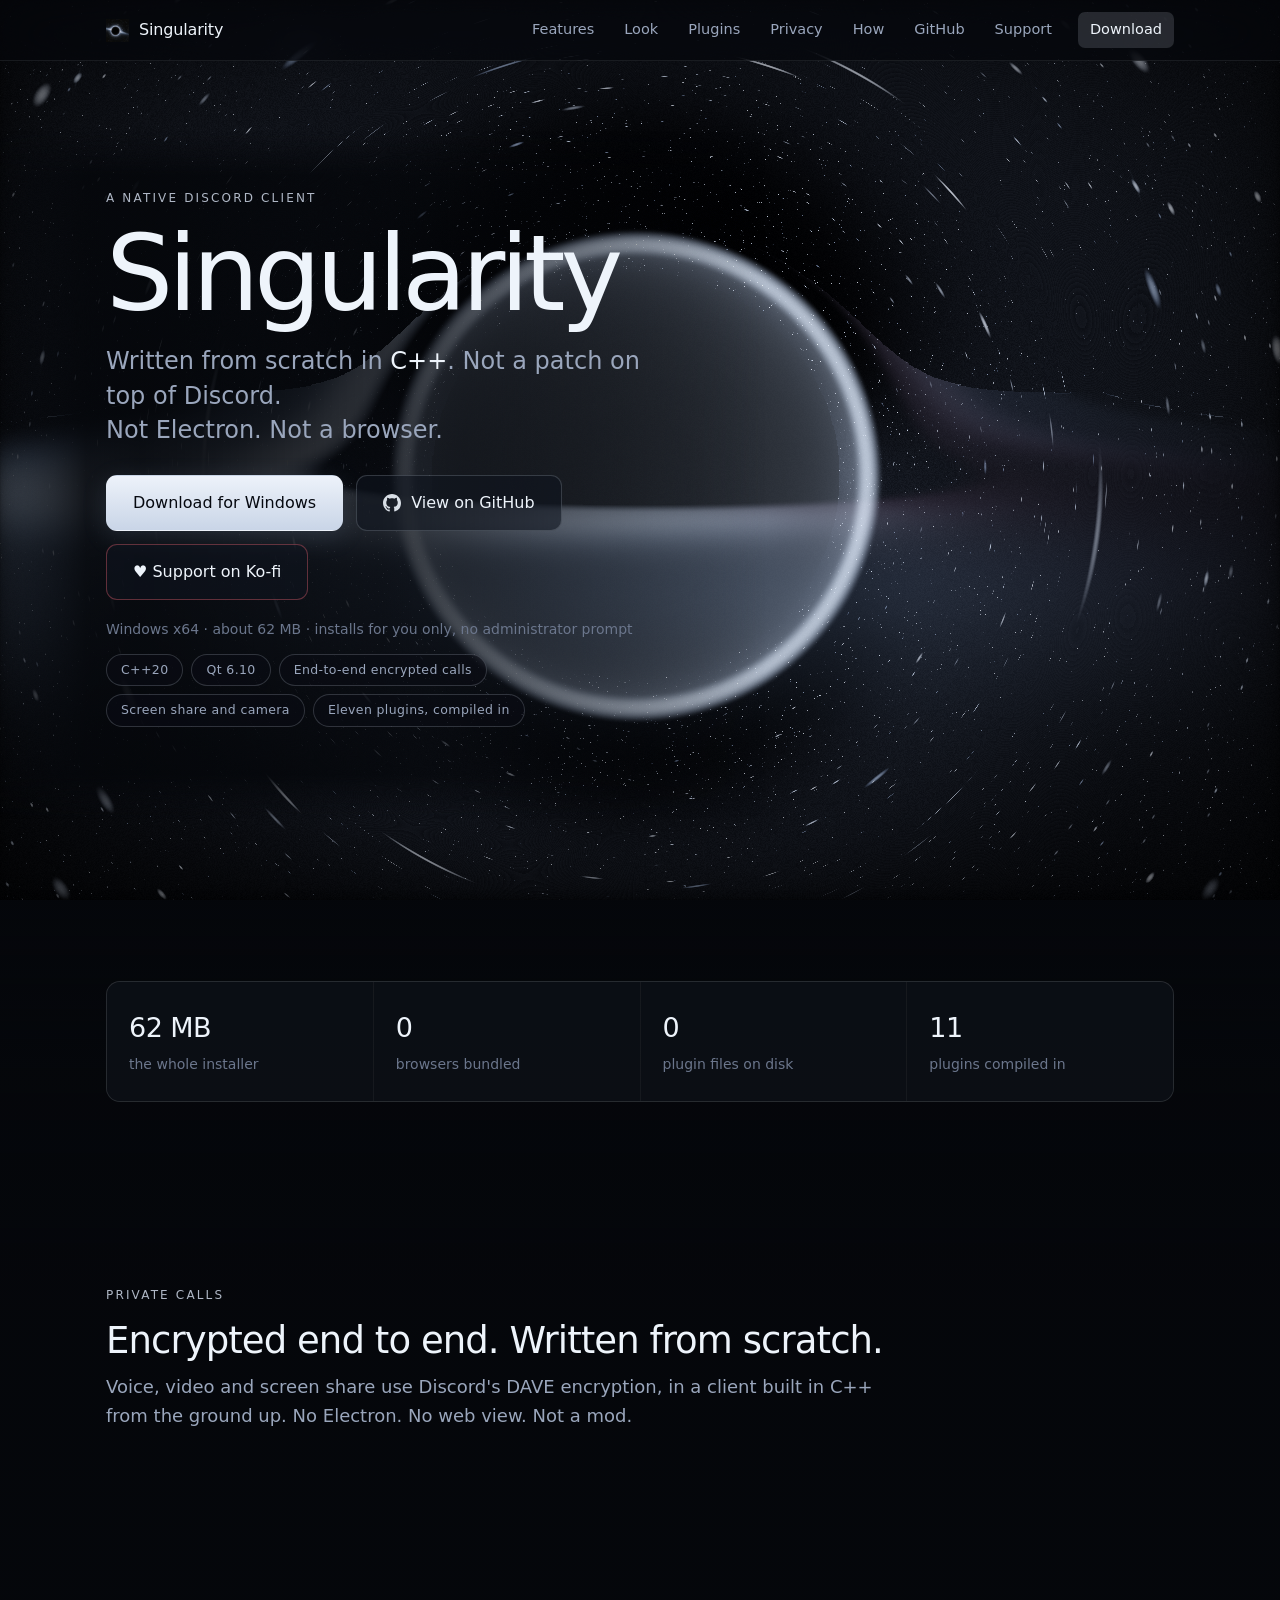
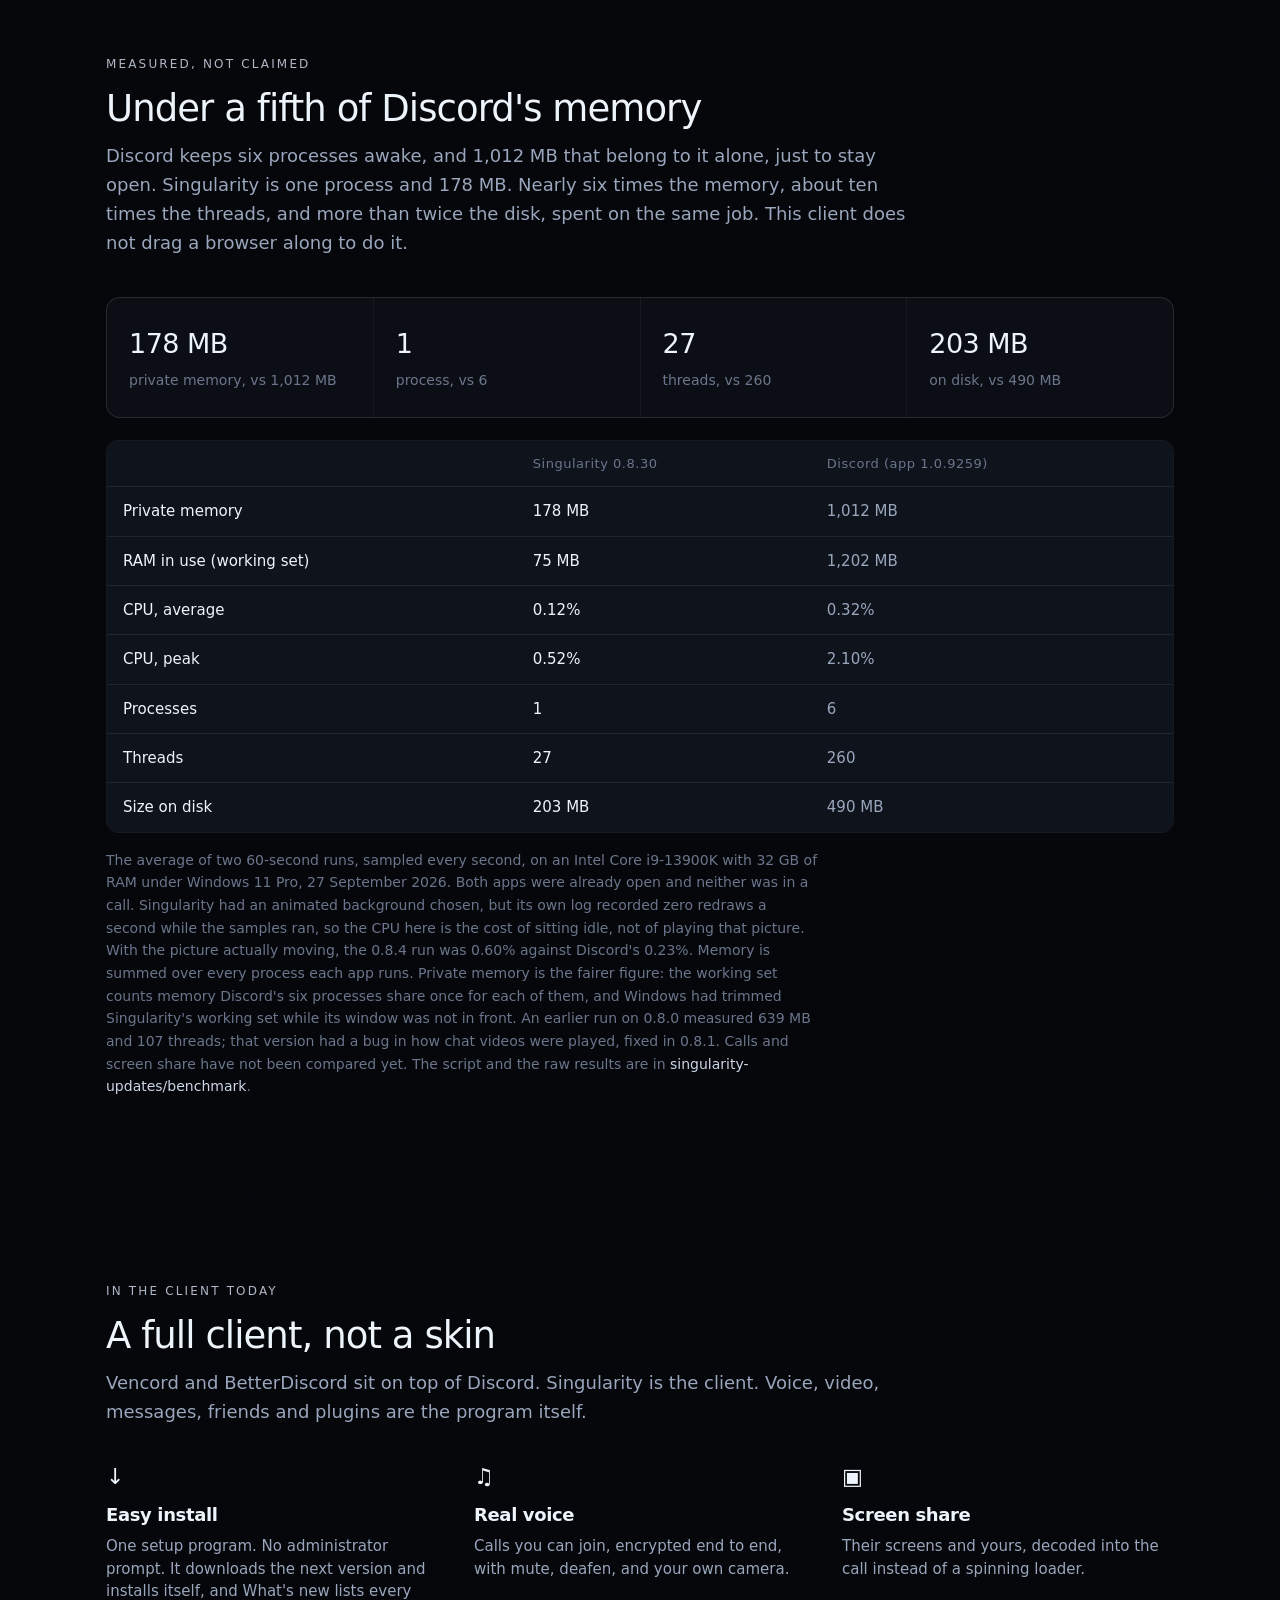
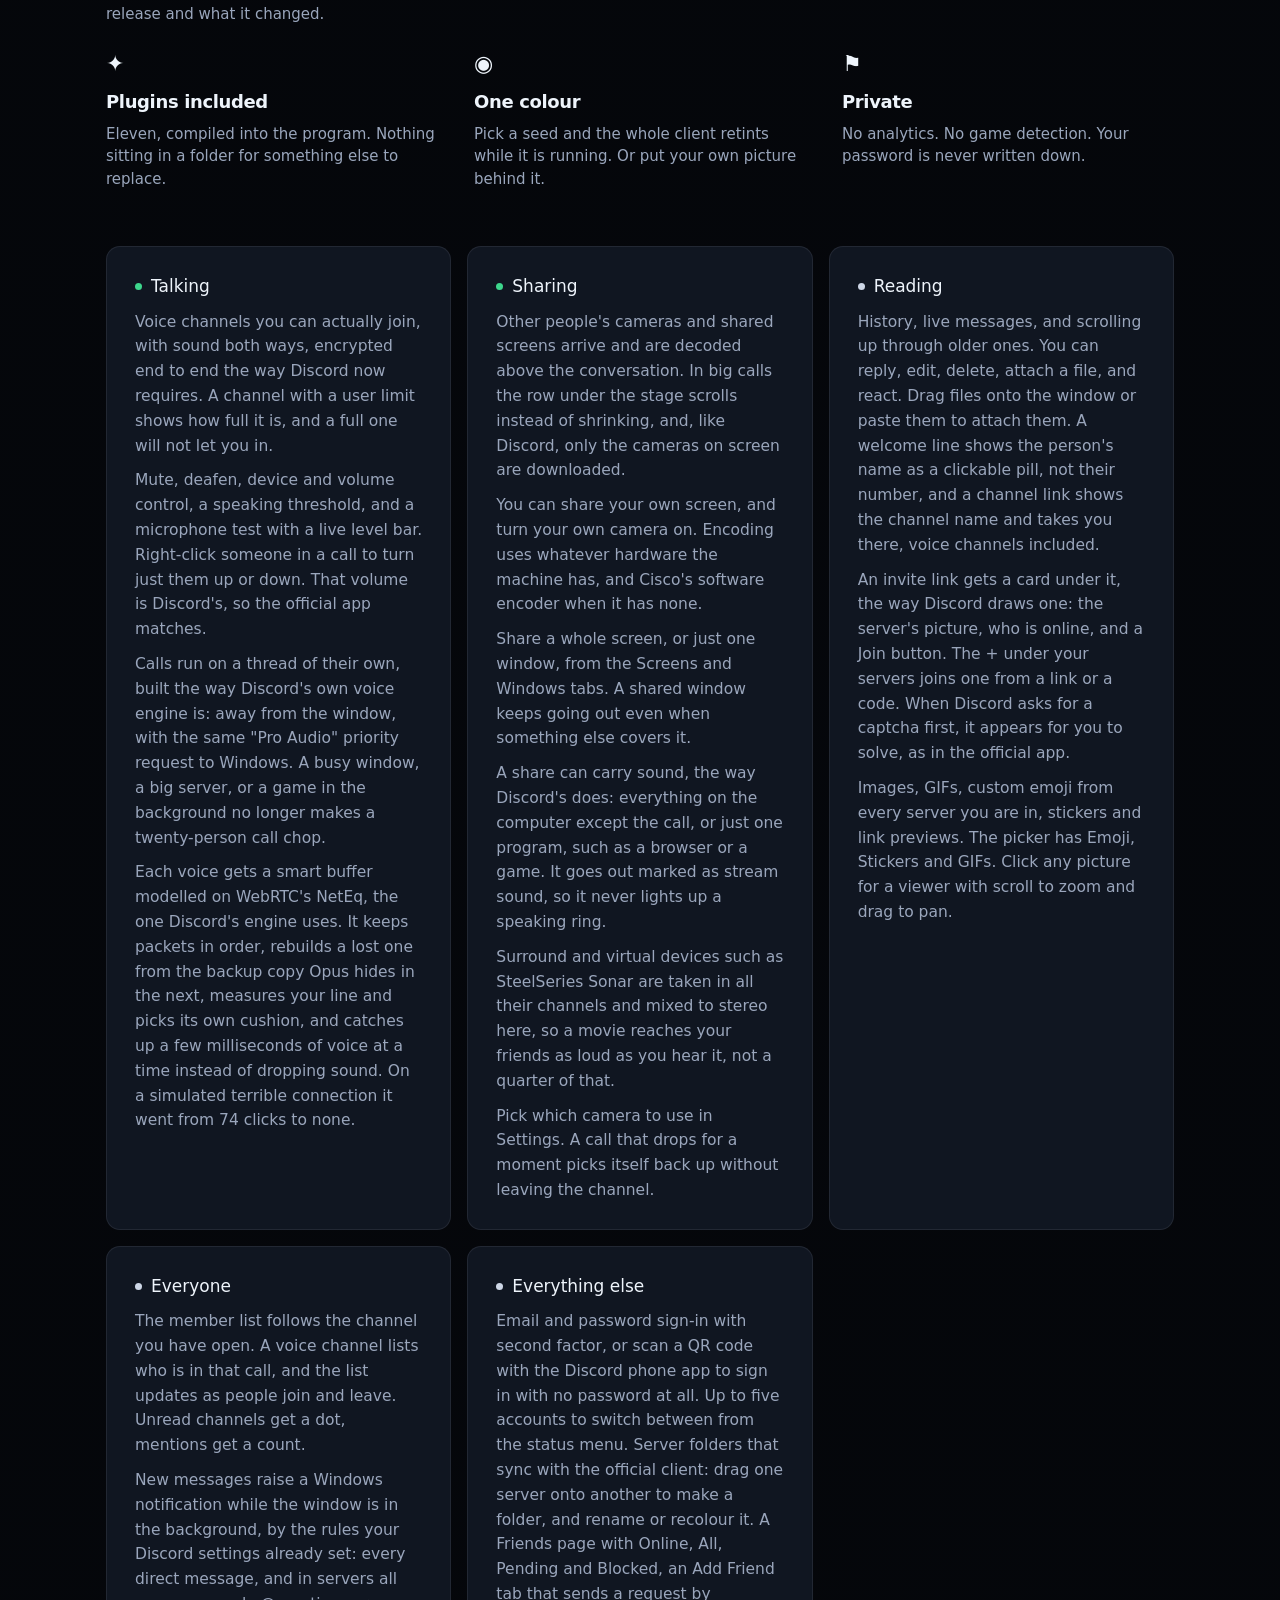
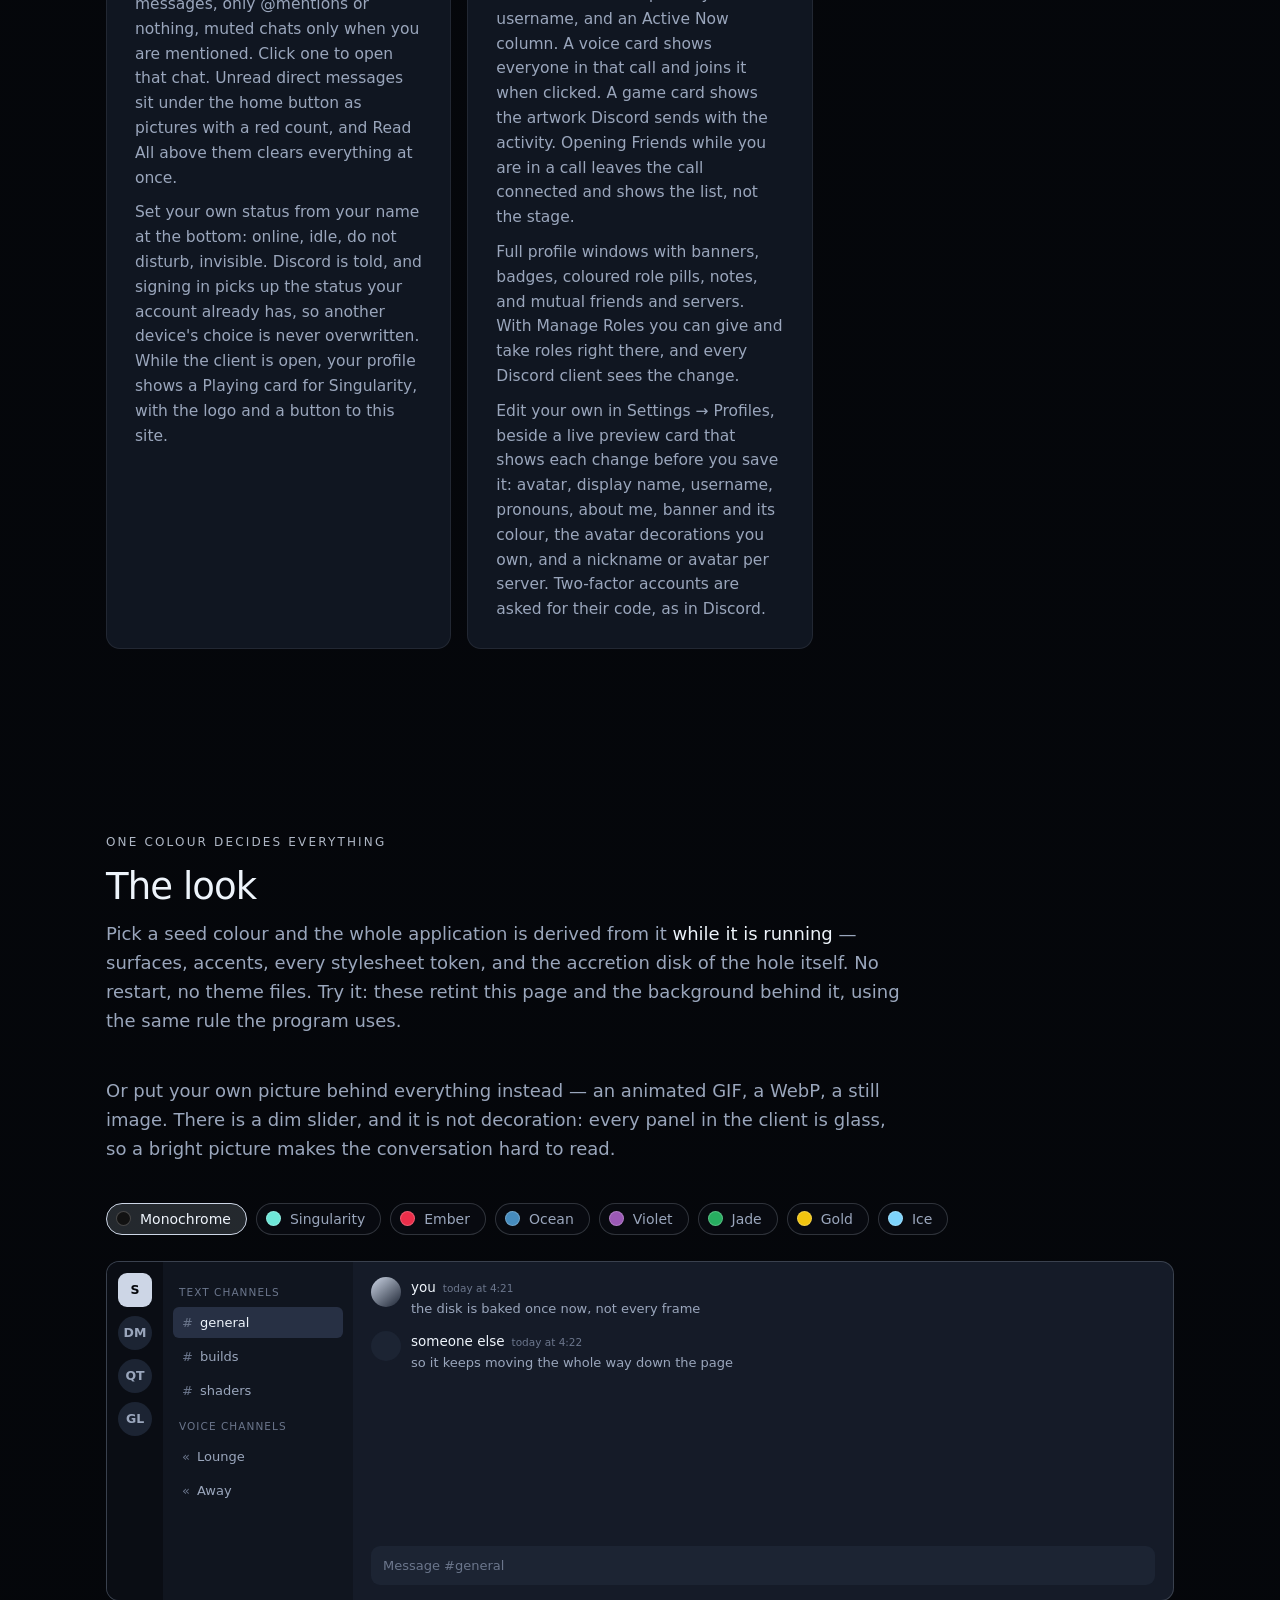
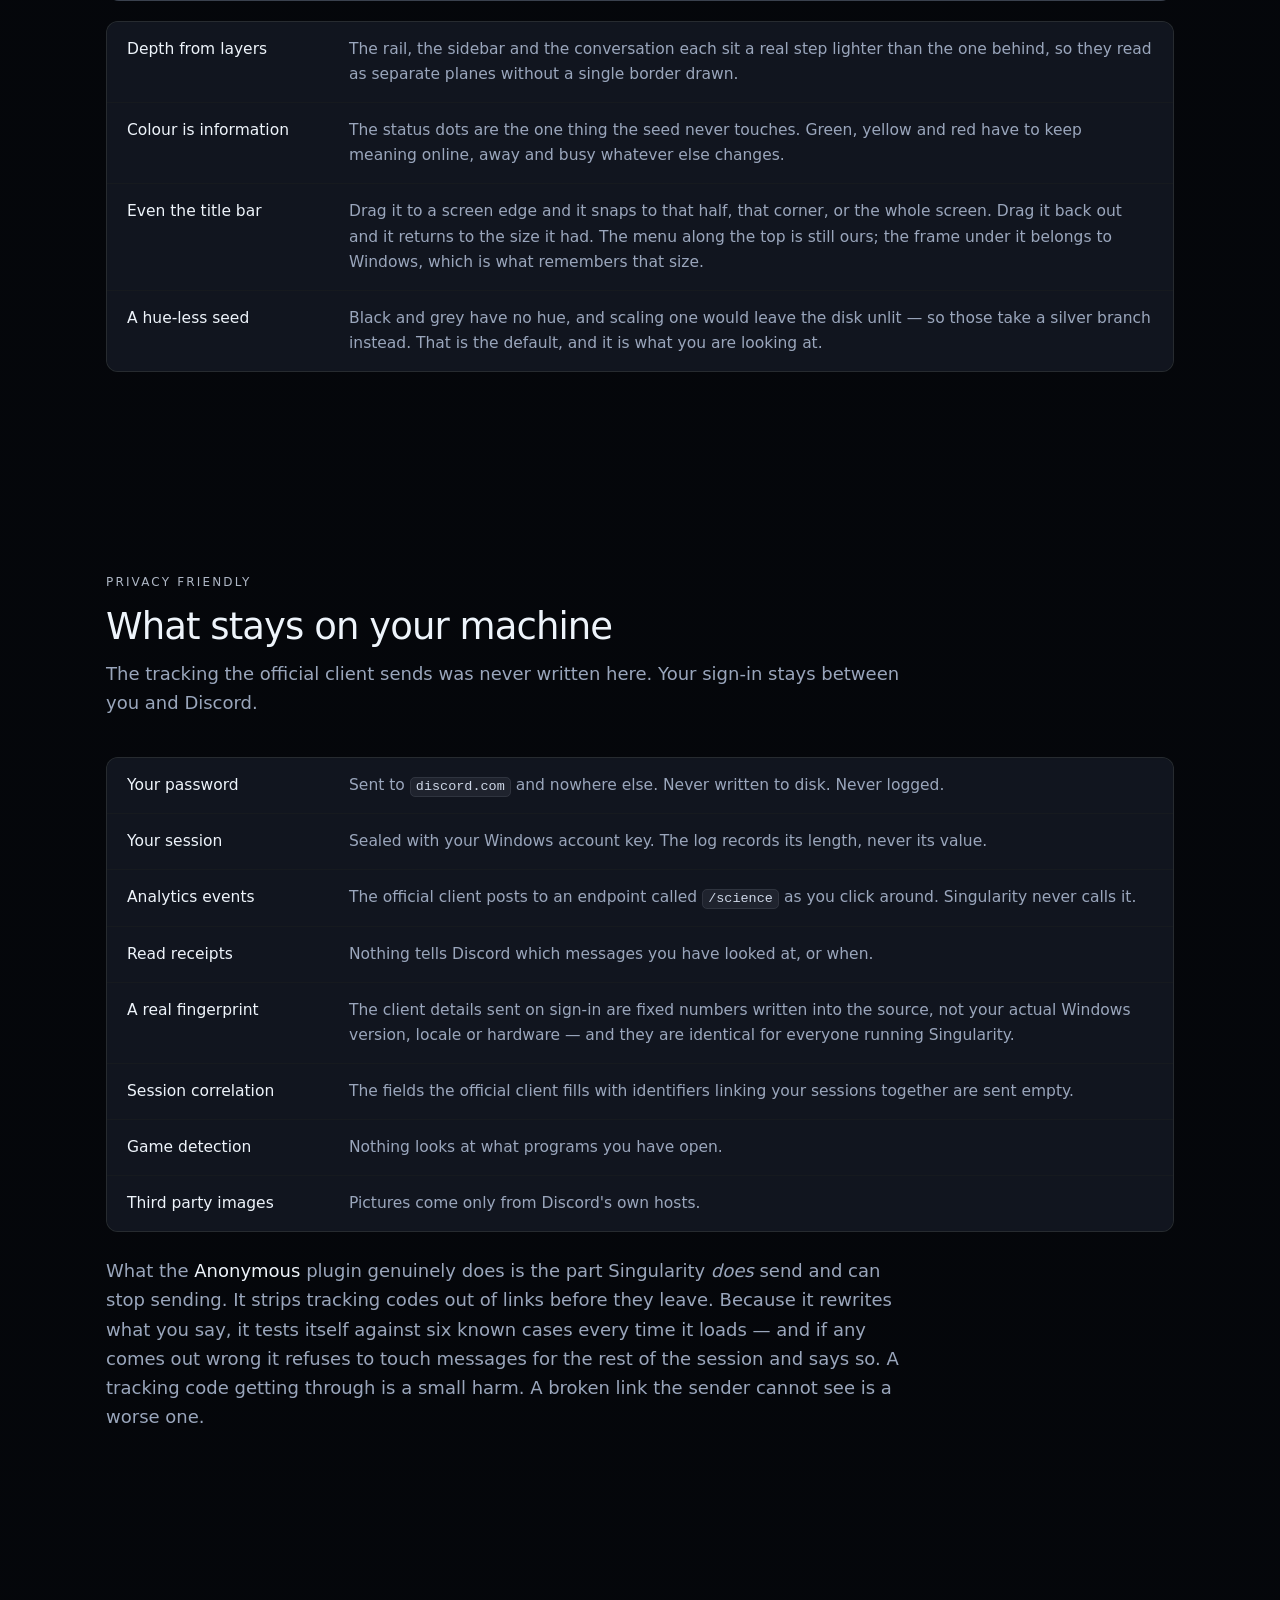
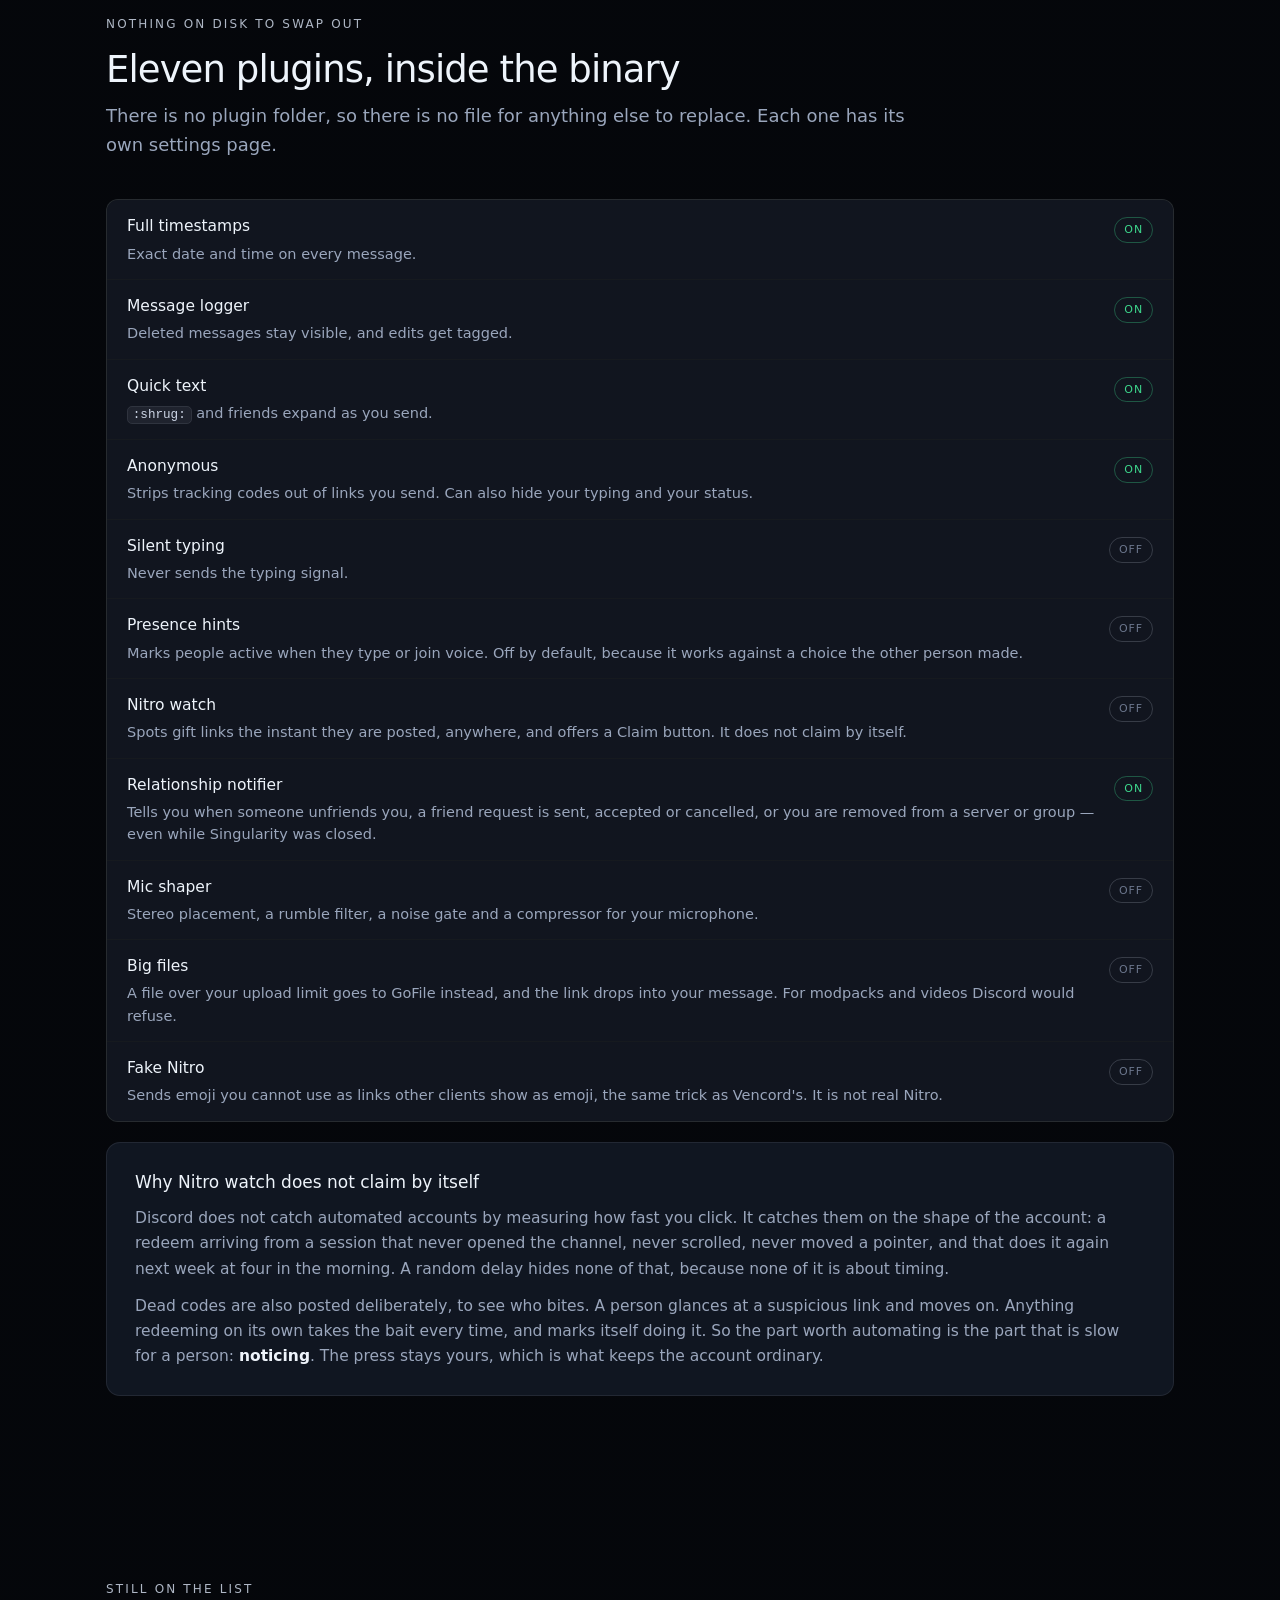
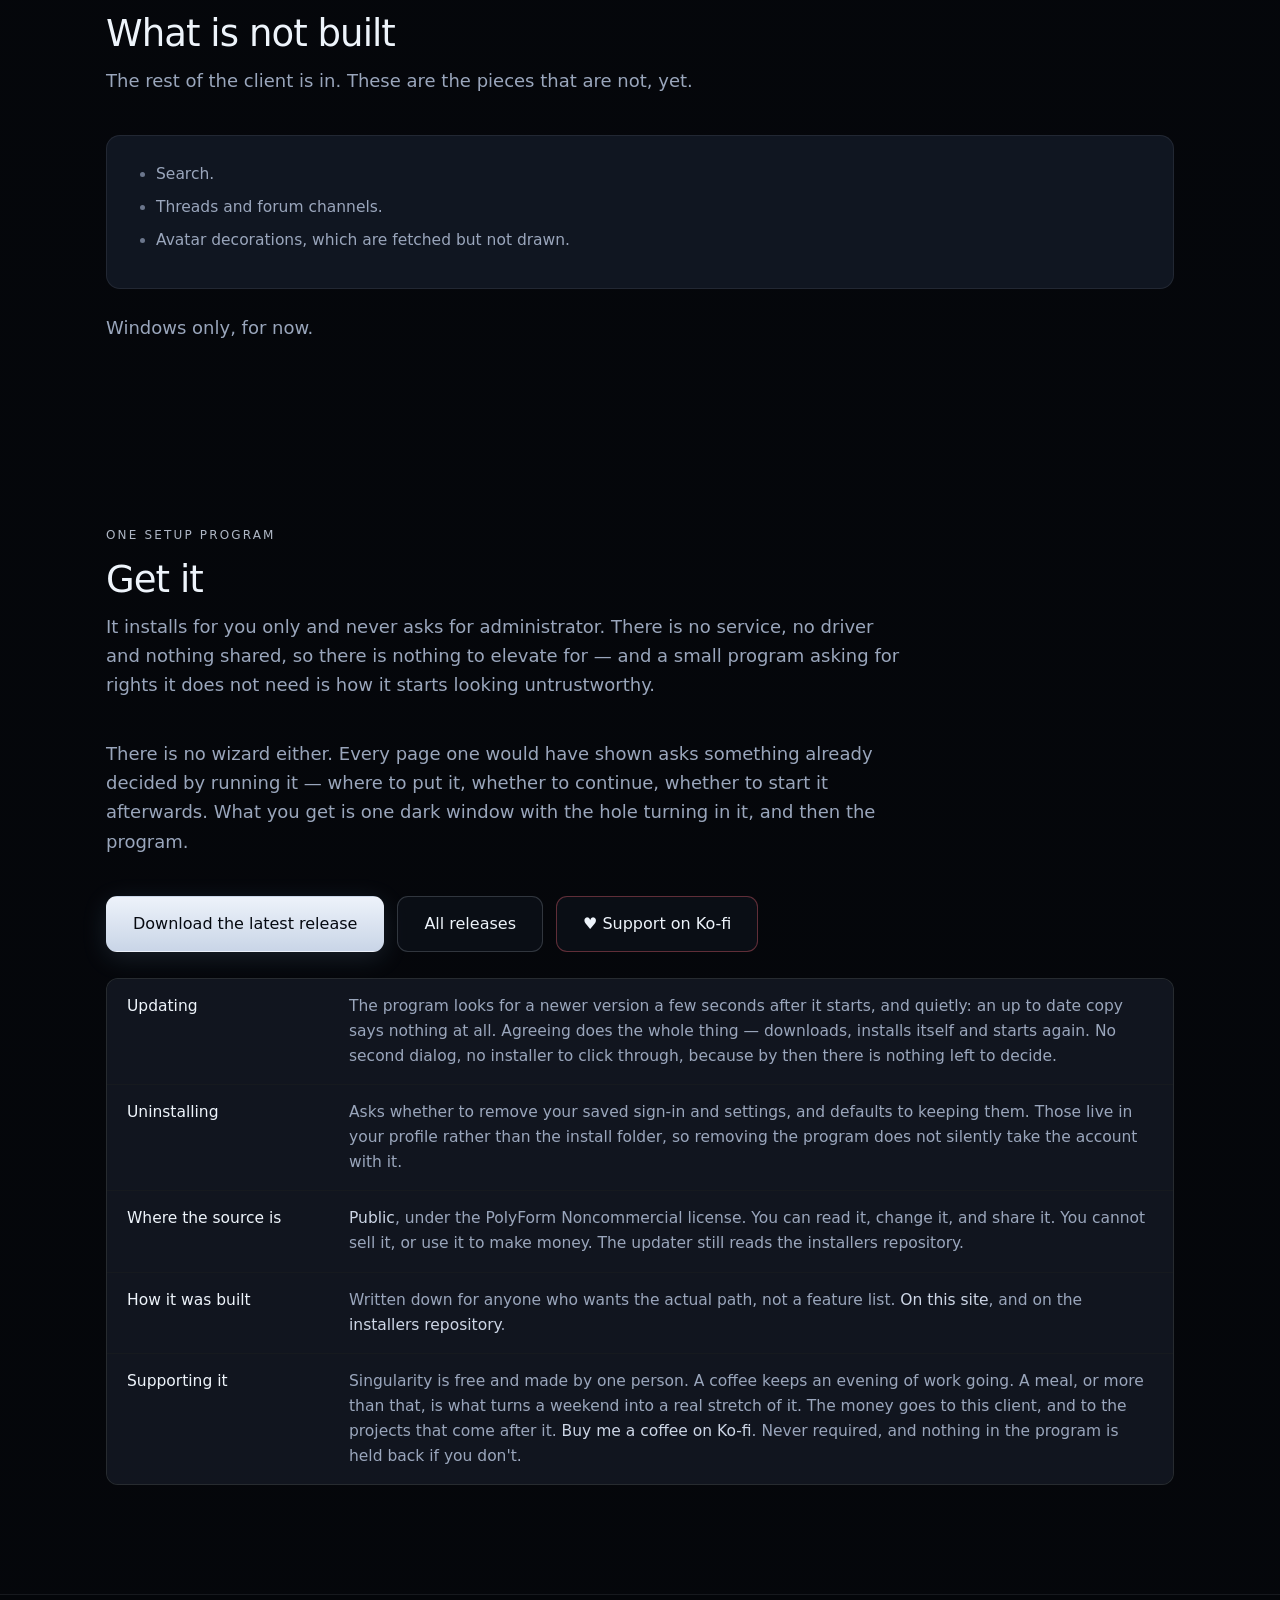
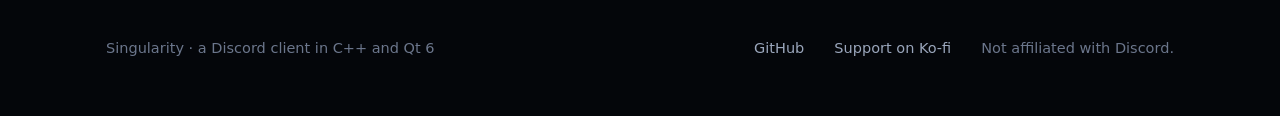
<file: site/index.html>
<!DOCTYPE html>
<html lang="en">
<head>
<meta charset="utf-8">
<meta name="viewport" content="width=device-width, initial-scale=1">
<title>Singularity — a Discord client in C++</title>
<meta name="description" content="A Discord client written from scratch in C++ with Qt 6. No Electron, no web view. Encrypted voice, video and screen share, eleven plugins compiled into the binary. Windows.">
<meta name="theme-color" content="#05070b">
<link rel="icon" href="mark.png" type="image/png">

<meta property="og:type" content="website">
<meta property="og:title" content="Singularity — a Discord client in C++">
<meta property="og:description" content="Written from scratch in C++ with Qt 6. No Electron, no web view. Encrypted voice, received video, plugins compiled in.">
<meta property="og:image" content="banner.png">
<meta name="twitter:card" content="summary_large_image">

<link rel="stylesheet" href="style.css">
</head>
<body>

<canvas id="hole" aria-hidden="true"></canvas>

<nav>
  <div class="wrap">
    <a class="brand" href="#top"><img src="mark.png" alt="">Singularity</a>
    <div class="links">
      <a href="#features" class="hideable">Features</a>
      <a href="#look" class="hideable">Look</a>
      <a href="#plugins" class="hideable">Plugins</a>
      <a href="#privacy" class="hideable">Privacy</a>
      <a href="how.html">How</a>
      <a href="https://github.com/CodingIsCoolFr/Singularity" target="_blank" rel="noopener">GitHub</a>
      <a href="https://ko-fi.com/codingiscool" target="_blank" rel="noopener">Support</a>
      <a href="#get" class="get">Download</a>
    </div>
  </div>
</nav>

<header class="hero" id="top">
  <div class="wrap">
    <div class="hero-inner">
      <p class="kicker">A native Discord client</p>
      <h1>Singularity</h1>
      <p class="tag">Written from scratch in <b>C++</b>. Not a patch on top of Discord.<br>Not Electron. Not a browser.</p>

      <div class="cta">
        <a class="btn primary" id="download" href="https://github.com/CodingIsCoolFr/singularity-updates/releases/latest">Download for Windows</a>
        <a class="btn ghost" href="https://github.com/CodingIsCoolFr/Singularity" target="_blank" rel="noopener"><svg class="gh" viewBox="0 0 16 16" width="18" height="18" aria-hidden="true"><path fill="currentColor" d="M8 0C3.58 0 0 3.58 0 8c0 3.54 2.29 6.53 5.47 7.59.4.07.55-.17.55-.38 0-.19-.01-.82-.01-1.49-2.01.37-2.53-.49-2.69-.94-.09-.23-.48-.94-.82-1.13-.28-.15-.68-.52-.01-.53.63-.01 1.08.58 1.23.82.72 1.21 1.87.87 2.33.66.07-.52.28-.87.51-1.07-1.78-.2-3.64-.89-3.64-3.95 0-.87.31-1.59.82-2.15-.08-.2-.36-1.02.08-2.12 0 0 .67-.21 2.2.82.64-.18 1.32-.27 2-.27.68 0 1.36.09 2 .27 1.53-1.04 2.2-.82 2.2-.82.44 1.1.16 1.92.08 2.12.51.56.82 1.27.82 2.15 0 3.07-1.87 3.75-3.65 3.95.29.25.54.73.54 1.48 0 1.07-.01 1.93-.01 2.2 0 .21.15.46.55.38A8.013 8.013 0 0016 8c0-4.42-3.58-8-8-8z"/></svg> View on GitHub</a>
        <a class="btn ghost support" href="https://ko-fi.com/codingiscool" target="_blank" rel="noopener">&#9829; Support on Ko-fi</a>
      </div>

      <p class="meta" id="relmeta">Windows x64 · about 62 MB · installs for you only, no administrator prompt</p>

      <div class="chips">
        <span class="chip">C++20</span>
        <span class="chip">Qt 6.10</span>
        <span class="chip">End-to-end encrypted calls</span>
        <span class="chip">Screen share and camera</span>
        <span class="chip">Eleven plugins, compiled in</span>
      </div>
    </div>
  </div>
</header>

<main class="veil">

<section id="stats">
  <div class="wrap rise">
    <div class="slab">
      <div><b>62 MB</b><span>the whole installer</span></div>
      <div><b>0</b><span>browsers bundled</span></div>
      <div><b>0</b><span>plugin files on disk</span></div>
      <div><b>11</b><span>plugins compiled in</span></div>
    </div>
  </div>
</section>

<section id="encrypted">
  <div class="wrap rise">
    <p class="kicker">Private calls</p>
    <h2>Encrypted end to end. Written from scratch.</h2>
    <p class="lede">Voice, video and screen share use Discord's DAVE encryption, in a client built in C++ from the ground up. No Electron. No web view. Not a mod.</p>
  </div>
</section>

<section id="benchmark">
  <div class="wrap rise">
    <p class="kicker">Measured, not claimed</p>
    <h2>Under a fifth of Discord's memory</h2>
    <p class="lede">Discord keeps six processes awake, and 1,012 MB that belong to it alone, just to stay open. Singularity is one process and 178 MB. Nearly six times the memory, about ten times the threads, and more than twice the disk, spent on the same job. This client does not drag a browser along to do it.</p>

    <div class="slab" style="margin-bottom:22px">
      <div><b>178 MB</b><span>private memory, vs 1,012 MB</span></div>
      <div><b>1</b><span>process, vs 6</span></div>
      <div><b>27</b><span>threads, vs 260</span></div>
      <div><b>203 MB</b><span>on disk, vs 490 MB</span></div>
    </div>

    <div class="bench-wrap">
      <table class="bench">
        <tr><th></th><th>Singularity 0.8.30</th><th>Discord (app 1.0.9259)</th></tr>
        <tr><td>Private memory</td><td class="win">178 MB</td><td>1,012 MB</td></tr>
        <tr><td>RAM in use (working set)</td><td class="win">75 MB</td><td>1,202 MB</td></tr>
        <tr><td>CPU, average</td><td class="win">0.12%</td><td>0.32%</td></tr>
        <tr><td>CPU, peak</td><td class="win">0.52%</td><td>2.10%</td></tr>
        <tr><td>Processes</td><td class="win">1</td><td>6</td></tr>
        <tr><td>Threads</td><td class="win">27</td><td>260</td></tr>
        <tr><td>Size on disk</td><td class="win">203 MB</td><td>490 MB</td></tr>
      </table>
    </div>

    <p class="bench-note">The average of two 60-second runs, sampled every second, on an Intel Core i9-13900K with 32 GB of RAM under Windows 11 Pro, 27 September 2026. Both apps were already open and neither was in a call. Singularity had an animated background chosen, but its own log recorded zero redraws a second while the samples ran, so the CPU here is the cost of sitting idle, not of playing that picture. With the picture actually moving, the 0.8.4 run was 0.60% against Discord's 0.23%. Memory is summed over every process each app runs. Private memory is the fairer figure: the working set counts memory Discord's six processes share once for each of them, and Windows had trimmed Singularity's working set while its window was not in front. An earlier run on 0.8.0 measured 639 MB and 107 threads; that version had a bug in how chat videos were played, fixed in 0.8.1. Calls and screen share have not been compared yet. The script and the raw results are in <a href="https://github.com/CodingIsCoolFr/singularity-updates/tree/main/benchmark">singularity-updates/benchmark</a>.</p>
  </div>
</section>

<section id="features">
  <div class="wrap rise">
    <p class="kicker">In the client today</p>
    <h2>A full client, not a skin</h2>
    <p class="lede">Vencord and BetterDiscord sit on top of Discord. Singularity is the client. Voice, video, messages, friends and plugins are the program itself.</p>

    <div class="tiles">
      <div class="tile"><span class="mark">↓</span><h3>Easy install</h3><p>One setup program. No administrator prompt. It downloads the next version and installs itself, and What's new lists every release and what it changed.</p></div>
      <div class="tile"><span class="mark">♫</span><h3>Real voice</h3><p>Calls you can join, encrypted end to end, with mute, deafen, and your own camera.</p></div>
      <div class="tile"><span class="mark">▣</span><h3>Screen share</h3><p>Their screens and yours, decoded into the call instead of a spinning loader.</p></div>
      <div class="tile"><span class="mark">✦</span><h3>Plugins included</h3><p>Eleven, compiled into the program. Nothing sitting in a folder for something else to replace.</p></div>
      <div class="tile"><span class="mark">◉</span><h3>One colour</h3><p>Pick a seed and the whole client retints while it is running. Or put your own picture behind it.</p></div>
      <div class="tile"><span class="mark">⚑</span><h3>Private</h3><p>No analytics. No game detection. Your password is never written down.</p></div>
    </div>

    <div class="grid">
      <div class="panel card">
        <h3><span class="dot ok"></span>Talking</h3>
        <p>Voice channels you can actually join, with sound both ways, encrypted end to end the way Discord now requires. A channel with a user limit shows how full it is, and a full one will not let you in.</p>
        <p>Mute, deafen, device and volume control, a speaking threshold, and a microphone test with a live level bar. Right-click someone in a call to turn just them up or down. That volume is Discord's, so the official app matches.</p>
        <p>Calls run on a thread of their own, built the way Discord's own voice engine is: away from the window, with the same "Pro Audio" priority request to Windows. A busy window, a big server, or a game in the background no longer makes a twenty-person call chop.</p>
        <p>Each voice gets a smart buffer modelled on WebRTC's NetEq, the one Discord's engine uses. It keeps packets in order, rebuilds a lost one from the backup copy Opus hides in the next, measures your line and picks its own cushion, and catches up a few milliseconds of voice at a time instead of dropping sound. On a simulated terrible connection it went from 74 clicks to none.</p>
      </div>

      <div class="panel card">
        <h3><span class="dot ok"></span>Sharing</h3>
        <p>Other people's cameras and shared screens arrive and are decoded above the conversation. In big calls the row under the stage scrolls instead of shrinking, and, like Discord, only the cameras on screen are downloaded.</p>
        <p>You can share your own screen, and turn your own camera on. Encoding uses whatever hardware the machine has, and Cisco's software encoder when it has none.</p>
        <p>Share a whole screen, or just one window, from the Screens and Windows tabs. A shared window keeps going out even when something else covers it.</p>
        <p>A share can carry sound, the way Discord's does: everything on the computer except the call, or just one program, such as a browser or a game. It goes out marked as stream sound, so it never lights up a speaking ring.</p>
        <p>Surround and virtual devices such as SteelSeries Sonar are taken in all their channels and mixed to stereo here, so a movie reaches your friends as loud as you hear it, not a quarter of that.</p>
        <p>Pick which camera to use in Settings. A call that drops for a moment picks itself back up without leaving the channel.</p>
      </div>

      <div class="panel card">
        <h3><span class="dot"></span>Reading</h3>
        <p>History, live messages, and scrolling up through older ones. You can reply, edit, delete, attach a file, and react. Drag files onto the window or paste them to attach them. A welcome line shows the person's name as a clickable pill, not their number, and a channel link shows the channel name and takes you there, voice channels included.</p>
        <p>An invite link gets a card under it, the way Discord draws one: the server's picture, who is online, and a Join button. The + under your servers joins one from a link or a code. When Discord asks for a captcha first, it appears for you to solve, as in the official app.</p>
        <p>Images, GIFs, custom emoji from every server you are in, stickers and link previews. The picker has Emoji, Stickers and GIFs. Click any picture for a viewer with scroll to zoom and drag to pan.</p>
      </div>

      <div class="panel card">
        <h3><span class="dot"></span>Everyone</h3>
        <p>The member list follows the channel you have open. A voice channel lists who is in that call, and the list updates as people join and leave. Unread channels get a dot, mentions get a count.</p>
        <p>New messages raise a Windows notification while the window is in the background, by the rules your Discord settings already set: every direct message, and in servers all messages, only @mentions or nothing, muted chats only when you are mentioned. Click one to open that chat. Unread direct messages sit under the home button as pictures with a red count, and Read All above them clears everything at once.</p>
        <p>Set your own status from your name at the bottom: online, idle, do not disturb, invisible. Discord is told, and signing in picks up the status your account already has, so another device's choice is never overwritten. While the client is open, your profile shows a Playing card for Singularity, with the logo and a button to this site.</p>
      </div>

      <div class="panel card">
        <h3><span class="dot"></span>Everything else</h3>
        <p>Email and password sign-in with second factor, or scan a QR code with the Discord phone app to sign in with no password at all. Up to five accounts to switch between from the status menu. Server folders that sync with the official client: drag one server onto another to make a folder, and rename or recolour it. A Friends page with Online, All, Pending and Blocked, an Add Friend tab that sends a request by username, and an Active Now column. A voice card shows everyone in that call and joins it when clicked. A game card shows the artwork Discord sends with the activity. Opening Friends while you are in a call leaves the call connected and shows the list, not the stage.</p>
        <p>Full profile windows with banners, badges, coloured role pills, notes, and mutual friends and servers. With Manage Roles you can give and take roles right there, and every Discord client sees the change.</p>
        <p>Edit your own in Settings → Profiles, beside a live preview card that shows each change before you save it: avatar, display name, username, pronouns, about me, banner and its colour, the avatar decorations you own, and a nickname or avatar per server. Two-factor accounts are asked for their code, as in Discord.</p>
      </div>
    </div>
  </div>
</section>

<section id="look">
  <div class="wrap rise">
    <p class="kicker">One colour decides everything</p>
    <h2>The look</h2>
    <p class="lede">Pick a seed colour and the whole application is derived from it <b>while it is running</b> — surfaces, accents, every stylesheet token, and the accretion disk of the hole itself. No restart, no theme files. Try it: these retint this page and the background behind it, using the same rule the program uses.</p>

    <p class="lede">Or put your own picture behind everything instead — an animated GIF, a WebP, a still image. There is a dim slider, and it is not decoration: every panel in the client is glass, so a bright picture makes the conversation hard to read.</p>

    <div class="seeds" id="seeds" role="group" aria-label="Theme seed"></div>

    <div class="mock" id="mock" aria-hidden="true">
      <div class="m-rail">
        <div class="m-ico sel">S</div>
        <div class="m-ico">DM</div>
        <div class="m-ico">QT</div>
        <div class="m-ico">GL</div>
      </div>
      <div class="m-side">
        <div class="m-cat">Text channels</div>
        <div class="m-ch sel"><span>#</span>general</div>
        <div class="m-ch"><span>#</span>builds</div>
        <div class="m-ch"><span>#</span>shaders</div>
        <div class="m-cat">Voice channels</div>
        <div class="m-ch"><span>«</span>Lounge</div>
        <div class="m-ch"><span>«</span>Away</div>
      </div>
      <div class="m-chat">
        <div class="m-msg">
          <div class="m-av a"></div>
          <div>
            <div class="m-name">you<i>today at 4:21</i></div>
            <div class="m-body">the disk is baked once now, not every frame</div>
          </div>
        </div>
        <div class="m-msg">
          <div class="m-av"></div>
          <div>
            <div class="m-name">someone else<i>today at 4:22</i></div>
            <div class="m-body">so it keeps moving the whole way down the page</div>
          </div>
        </div>
        <div class="m-box">Message #general</div>
      </div>
    </div>

    <dl class="rows" style="margin-top:20px">
      <div class="row"><dt>Depth from layers</dt><dd>The rail, the sidebar and the conversation each sit a real step lighter than the one behind, so they read as separate planes without a single border drawn.</dd></div>
      <div class="row"><dt>Colour is information</dt><dd>The status dots are the one thing the seed never touches. Green, yellow and red have to keep meaning online, away and busy whatever else changes.</dd></div>
      <div class="row"><dt>Even the title bar</dt><dd>Drag it to a screen edge and it snaps to that half, that corner, or the whole screen. Drag it back out and it returns to the size it had. The menu along the top is still ours; the frame under it belongs to Windows, which is what remembers that size.</dd></div>
      <div class="row"><dt>A hue-less seed</dt><dd>Black and grey have no hue, and scaling one would leave the disk unlit — so those take a silver branch instead. That is the default, and it is what you are looking at.</dd></div>
    </dl>
  </div>
</section>

<section id="privacy">
  <div class="wrap rise">
    <p class="kicker">Privacy friendly</p>
    <h2>What stays on your machine</h2>
    <p class="lede">The tracking the official client sends was never written here. Your sign-in stays between you and Discord.</p>

    <dl class="rows">
      <div class="row"><dt>Your password</dt><dd>Sent to <code>discord.com</code> and nowhere else. Never written to disk. Never logged.</dd></div>
      <div class="row"><dt>Your session</dt><dd>Sealed with your Windows account key. The log records its length, never its value.</dd></div>
      <div class="row"><dt>Analytics events</dt><dd>The official client posts to an endpoint called <code>/science</code> as you click around. Singularity never calls it.</dd></div>
      <div class="row"><dt>Read receipts</dt><dd>Nothing tells Discord which messages you have looked at, or when.</dd></div>
      <div class="row"><dt>A real fingerprint</dt><dd>The client details sent on sign-in are fixed numbers written into the source, not your actual Windows version, locale or hardware — and they are identical for everyone running Singularity.</dd></div>
      <div class="row"><dt>Session correlation</dt><dd>The fields the official client fills with identifiers linking your sessions together are sent empty.</dd></div>
      <div class="row"><dt>Game detection</dt><dd>Nothing looks at what programs you have open.</dd></div>
      <div class="row"><dt>Third party images</dt><dd>Pictures come only from Discord's own hosts.</dd></div>
    </dl>

    <p class="lede" style="margin:24px 0 0">What the <b>Anonymous</b> plugin genuinely does is the part Singularity <i>does</i> send and can stop sending. It strips tracking codes out of links before they leave. Because it rewrites what you say, it tests itself against six known cases every time it loads — and if any comes out wrong it refuses to touch messages for the rest of the session and says so. A tracking code getting through is a small harm. A broken link the sender cannot see is a worse one.</p>
  </div>
</section>

<section id="plugins">
  <div class="wrap rise">
    <p class="kicker">Nothing on disk to swap out</p>
    <h2>Eleven plugins, inside the binary</h2>
    <p class="lede">There is no plugin folder, so there is no file for anything else to replace. Each one has its own settings page.</p>

    <div class="rows">
      <div class="plugin"><div><strong>Full timestamps</strong><p>Exact date and time on every message.</p></div><span class="state on">On</span></div>
      <div class="plugin"><div><strong>Message logger</strong><p>Deleted messages stay visible, and edits get tagged.</p></div><span class="state on">On</span></div>
      <div class="plugin"><div><strong>Quick text</strong><p><code>:shrug:</code> and friends expand as you send.</p></div><span class="state on">On</span></div>
      <div class="plugin"><div><strong>Anonymous</strong><p>Strips tracking codes out of links you send. Can also hide your typing and your status.</p></div><span class="state on">On</span></div>
      <div class="plugin"><div><strong>Silent typing</strong><p>Never sends the typing signal.</p></div><span class="state">Off</span></div>
      <div class="plugin"><div><strong>Presence hints</strong><p>Marks people active when they type or join voice. Off by default, because it works against a choice the other person made.</p></div><span class="state">Off</span></div>
      <div class="plugin"><div><strong>Nitro watch</strong><p>Spots gift links the instant they are posted, anywhere, and offers a Claim button. It does not claim by itself.</p></div><span class="state">Off</span></div>
      <div class="plugin"><div><strong>Relationship notifier</strong><p>Tells you when someone unfriends you, a friend request is sent, accepted or cancelled, or you are removed from a server or group — even while Singularity was closed.</p></div><span class="state on">On</span></div>
      <div class="plugin"><div><strong>Mic shaper</strong><p>Stereo placement, a rumble filter, a noise gate and a compressor for your microphone.</p></div><span class="state">Off</span></div>
      <div class="plugin"><div><strong>Big files</strong><p>A file over your upload limit goes to GoFile instead, and the link drops into your message. For modpacks and videos Discord would refuse.</p></div><span class="state">Off</span></div>
      <div class="plugin"><div><strong>Fake Nitro</strong><p>Sends emoji you cannot use as links other clients show as emoji, the same trick as Vencord's. It is not real Nitro.</p></div><span class="state">Off</span></div>
    </div>

    <div class="panel" style="margin-top:20px">
      <h3 style="margin:0 0 10px;font-weight:500;font-size:17px">Why Nitro watch does not claim by itself</h3>
      <p style="margin:0;color:var(--dim);font-size:15.5px">Discord does not catch automated accounts by measuring how fast you click. It catches them on the shape of the account: a redeem arriving from a session that never opened the channel, never scrolled, never moved a pointer, and that does it again next week at four in the morning. A random delay hides none of that, because none of it is about timing.</p>
      <p style="margin:12px 0 0;color:var(--dim);font-size:15.5px">Dead codes are also posted deliberately, to see who bites. A person glances at a suspicious link and moves on. Anything redeeming on its own takes the bait every time, and marks itself doing it. So the part worth automating is the part that is slow for a person: <b style="color:var(--text)">noticing</b>. The press stays yours, which is what keeps the account ordinary.</p>
    </div>
  </div>
</section>

<section id="missing">
  <div class="wrap rise">
    <p class="kicker">Still on the list</p>
    <h2>What is not built</h2>
    <p class="lede">The rest of the client is in. These are the pieces that are not, yet.</p>

    <div class="panel">
      <ul class="plain">
        <li>Search.</li>
        <li>Threads and forum channels.</li>
        <li>Avatar decorations, which are fetched but not drawn.</li>
      </ul>
    </div>

    <p class="lede" style="margin:24px 0 0">Windows only, for now.</p>
  </div>
</section>

<section id="get">
  <div class="wrap rise">
    <p class="kicker">One setup program</p>
    <h2>Get it</h2>
    <p class="lede">It installs for you only and never asks for administrator. There is no service, no driver and nothing shared, so there is nothing to elevate for — and a small program asking for rights it does not need is how it starts looking untrustworthy.</p>

    <p class="lede">There is no wizard either. Every page one would have shown asks something already decided by running it — where to put it, whether to continue, whether to start it afterwards. What you get is one dark window with the hole turning in it, and then the program.</p>

    <div class="cta" style="margin-bottom:26px">
      <a class="btn primary" id="download2" href="https://github.com/CodingIsCoolFr/singularity-updates/releases/latest">Download the latest release</a>
      <a class="btn ghost" href="https://github.com/CodingIsCoolFr/singularity-updates/releases">All releases</a>
        <a class="btn ghost support" href="https://ko-fi.com/codingiscool" target="_blank" rel="noopener">&#9829; Support on Ko-fi</a>
    </div>

    <dl class="rows">
      <div class="row"><dt>Updating</dt><dd>The program looks for a newer version a few seconds after it starts, and quietly: an up to date copy says nothing at all. Agreeing does the whole thing — downloads, installs itself and starts again. No second dialog, no installer to click through, because by then there is nothing left to decide.</dd></div>
      <div class="row"><dt>Uninstalling</dt><dd>Asks whether to remove your saved sign-in and settings, and defaults to keeping them. Those live in your profile rather than the install folder, so removing the program does not silently take the account with it.</dd></div>
      <div class="row"><dt>Where the source is</dt><dd><a href="https://github.com/CodingIsCoolFr/Singularity">Public</a>, under the PolyForm Noncommercial license. You can read it, change it, and share it. You cannot sell it, or use it to make money. The updater still reads the installers repository.</dd></div>
      <div class="row"><dt>How it was built</dt><dd>Written down for anyone who wants the actual path, not a feature list. <a href="how.html">On this site</a>, and on the <a href="https://github.com/CodingIsCoolFr/singularity-updates/blob/main/docs/how-we-built-it.md" target="_blank" rel="noopener">installers repository</a>.</dd></div>
      <div class="row"><dt>Supporting it</dt><dd>Singularity is free and made by one person. A coffee keeps an evening of work going. A meal, or more than that, is what turns a weekend into a real stretch of it. The money goes to this client, and to the projects that come after it. <a href="https://ko-fi.com/codingiscool" target="_blank" rel="noopener">Buy me a coffee on Ko-fi</a>. Never required, and nothing in the program is held back if you don't.</dd></div>
    </dl>
  </div>
</section>

</main>

<footer>
  <div class="wrap">
    <span>Singularity · a Discord client in C++ and Qt 6</span>
    <span class="push"><a href="https://github.com/CodingIsCoolFr/Singularity">GitHub</a></span>
    <span><a href="https://ko-fi.com/codingiscool" target="_blank" rel="noopener">Support on Ko-fi</a></span>
    <span>Not affiliated with Discord.</span>
  </div>
</footer>

<script type="module">
import { startHole } from './hole.js';

const canvas = document.getElementById('hole');
const hole = startHole(canvas);

if (!hole) {
    // No WebGL2, or no floating point render targets. The flat background is
    // already the colour the shader clears to, so rather than leave a dead
    // canvas, fall back to the drawn banner.
    canvas.style.display = 'none';
    document.body.style.background =
        'linear-gradient(180deg, rgba(5,7,11,0.35) 0%, rgba(5,7,11,0.95) 62%), url(banner.png) center top / cover no-repeat fixed #05070b';
}

/* ---------------------------------------------------------------- seeds */

// The presets the program ships, with Monochrome first because it is the
// default. Picking one retints the page and the hole together, which is what
// applySeed() does to a running application.
const SEEDS = [
    ['Monochrome', '#121212'],
    ['Singularity', '#6ee7d8'],
    ['Ember', '#eb2e4a'],
    ['Ocean', '#468cbe'],
    ['Violet', '#9b59b6'],
    ['Jade', '#27ae60'],
    ['Gold', '#f1c40f'],
    ['Ice', '#7dd3fc'],
];

const holder = document.getElementById('seeds');
const root = document.documentElement;

function apply(hex, button) {
    // The page's own accent. A hue-less seed keeps the silver the program
    // falls back to, so the two never disagree about what is on screen.
    const n = parseInt(hex.slice(1), 16);
    const rgb = [(n >> 16) & 255, (n >> 8) & 255, n & 255];
    const max = Math.max(...rgb), min = Math.min(...rgb);

    let css = '#cdd6e6';
    if (max - min > 6) {
        // Lift it until it reads against a near-black page, the same way the
        // hole's accent is scaled up until it can light a disk.
        const k = max < 150 ? 150 / max : 1;
        css = '#' + rgb.map(v => Math.min(255, Math.round(v * k)).toString(16).padStart(2, '0')).join('');
    }

    root.style.setProperty('--accent', css);
    root.style.setProperty('--accent-soft', css + '29');
    if (hole) hole.setSeed(hex);

    for (const b of holder.children) b.setAttribute('aria-pressed', String(b === button));
}

for (const [name, hex] of SEEDS) {
    const b = document.createElement('button');
    b.className = 'seed';
    b.type = 'button';
    b.setAttribute('aria-pressed', 'false');
    b.innerHTML = `<i style="background:${hex}"></i>${name}`;
    b.addEventListener('click', () => apply(hex, b));
    holder.appendChild(b);
}
holder.firstElementChild.setAttribute('aria-pressed', 'true');

/* --------------------------------------------------------------- reveal */

const rise = document.querySelectorAll('.rise');
if ('IntersectionObserver' in window) {
    // Opt in to hiding only now, with the observer about to be built. Until
    // this line every word on the page is readable, which is where it should
    // stay if anything above here ever throws.
    document.documentElement.classList.add('animate');

    const io = new IntersectionObserver((entries) => {
        for (const e of entries) {
            if (!e.isIntersecting) continue;
            e.target.classList.add('seen');
            io.unobserve(e.target);
        }
    }, { rootMargin: '0px 0px -12% 0px' });

    // Anything already level with the viewport or above it is shown at once
    // rather than observed. Opening a link straight to a section, or
    // reloading part way down, otherwise left every section above the landing
    // point invisible for good: they were never scrolled into view, so
    // nothing ever told them to appear, and scrolling back up found blanks.
    for (const el of rise) {
        if (el.getBoundingClientRect().top < window.innerHeight) el.classList.add('seen');
        else io.observe(el);
    }
}

/* ------------------------------------------------------- nav highlight */

const links = [...document.querySelectorAll('nav .links a[href^="#"]')];
const targets = links.map(a => document.querySelector(a.getAttribute('href'))).filter(Boolean);

if ('IntersectionObserver' in window && targets.length) {
    // The top quarter of the viewport decides which section you are in, so
    // the mark moves when a heading reaches reading height rather than when
    // a section merely peeks in at the bottom.
    const spy = new IntersectionObserver((entries) => {
        for (const e of entries) {
            if (!e.isIntersecting) continue;
            const id = '#' + e.target.id;
            for (const a of links) a.classList.toggle('here', a.getAttribute('href') === id);
        }
    }, { rootMargin: '-25% 0px -70% 0px' });
    targets.forEach(t => spy.observe(t));
}

/* -------------------------------------------------------------- release */

// Read from the same release the updater reads, so this page cannot quietly
// go stale while the program moves on. If GitHub is unreachable or rate
// limiting, the wording already in the HTML stands.
(async () => {
    try {
        const r = await fetch('https://api.github.com/repos/CodingIsCoolFr/singularity-updates/releases/latest');
        if (!r.ok) return;
        const rel = await r.json();
        const setup = (rel.assets || []).find(a => /-setup\.exe$/i.test(a.name));
        if (!setup) return;

        const mb = Math.round(setup.size / (1024 * 1024));
        const version = String(rel.tag_name || '').replace(/^v/, '');
        const when = new Date(rel.published_at).toLocaleDateString(undefined,
            { year: 'numeric', month: 'long', day: 'numeric' });

        for (const id of ['download', 'download2']) {
            const a = document.getElementById(id);
            if (a) a.href = setup.browser_download_url;
        }
        document.getElementById('download').textContent = `Download ${version} for Windows`;
        document.getElementById('relmeta').innerHTML =
            `Windows x64 · about ${mb} MB · installs for you only, no administrator prompt<br>Version <b>${version}</b>, published ${when}`;
    } catch (e) {
        /* The static text is already correct enough to leave alone. */
    }
})();
</script>

</body>
</html>
</file>
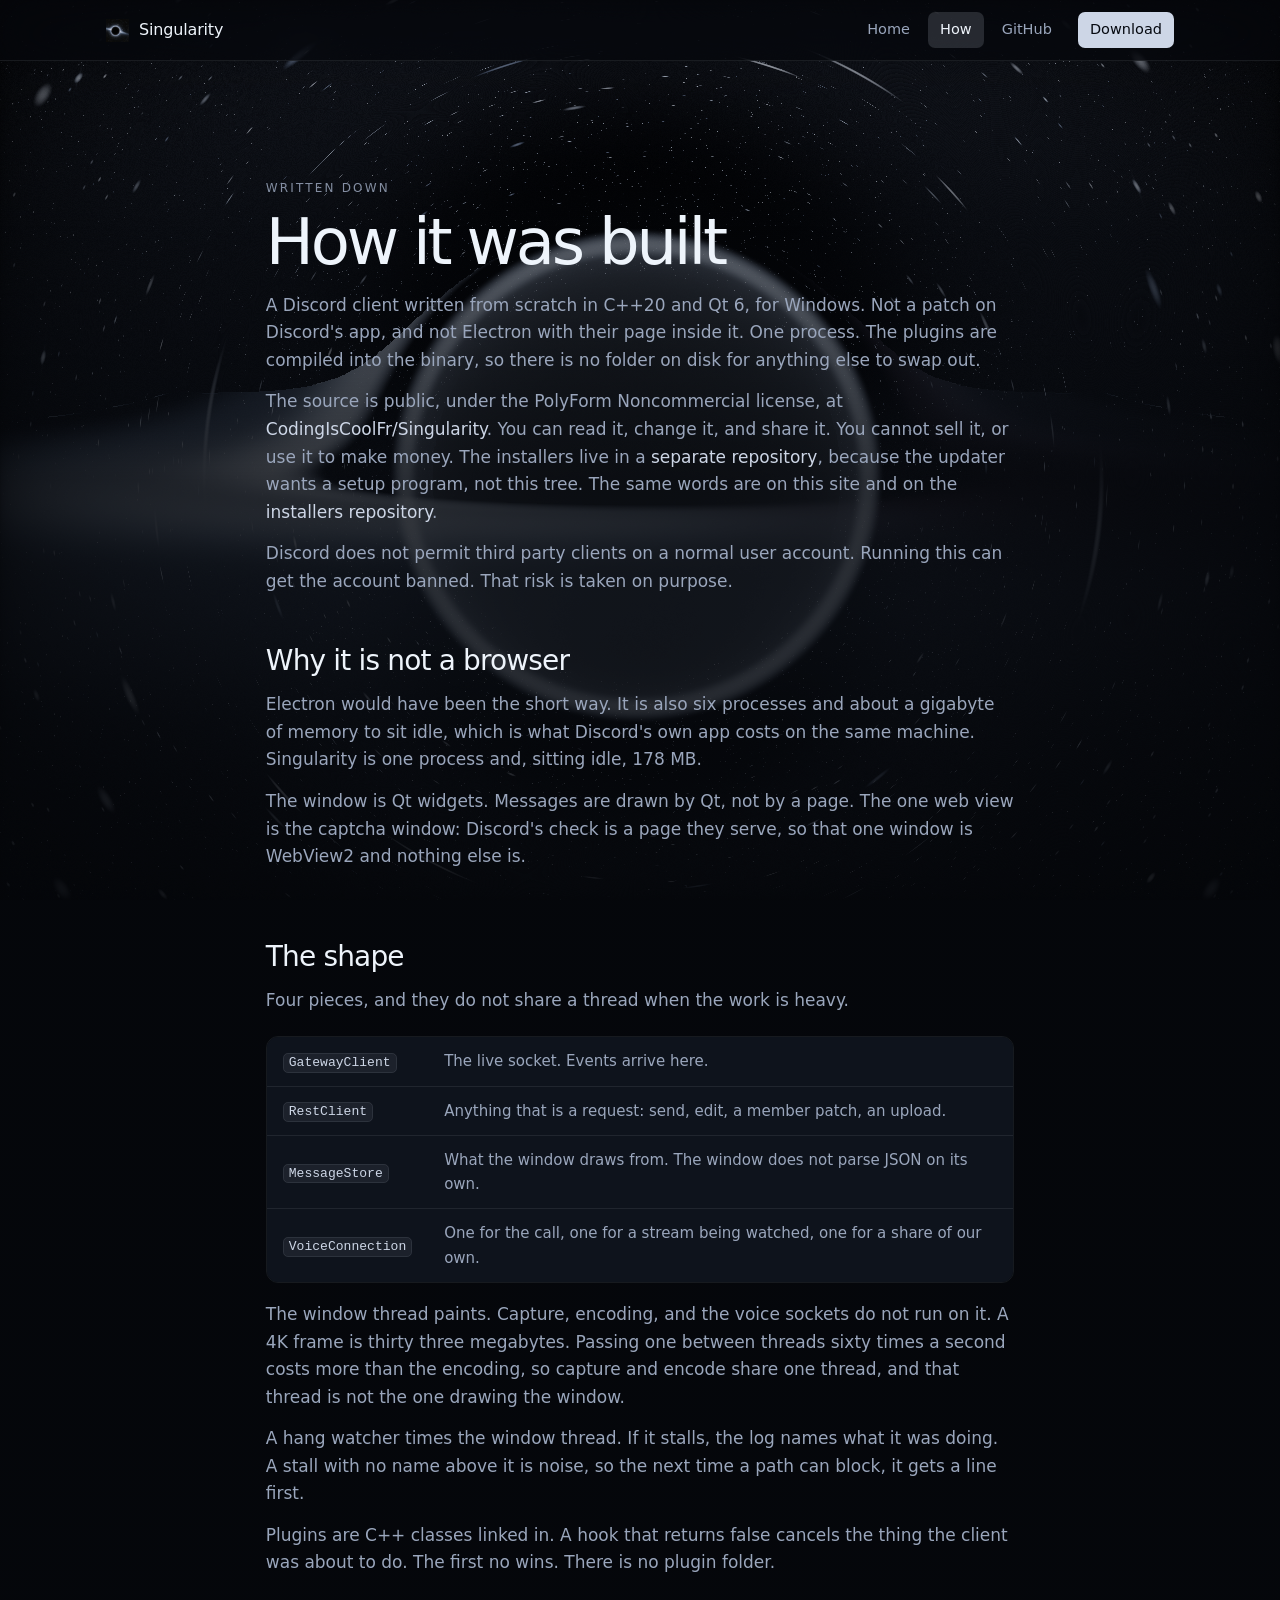
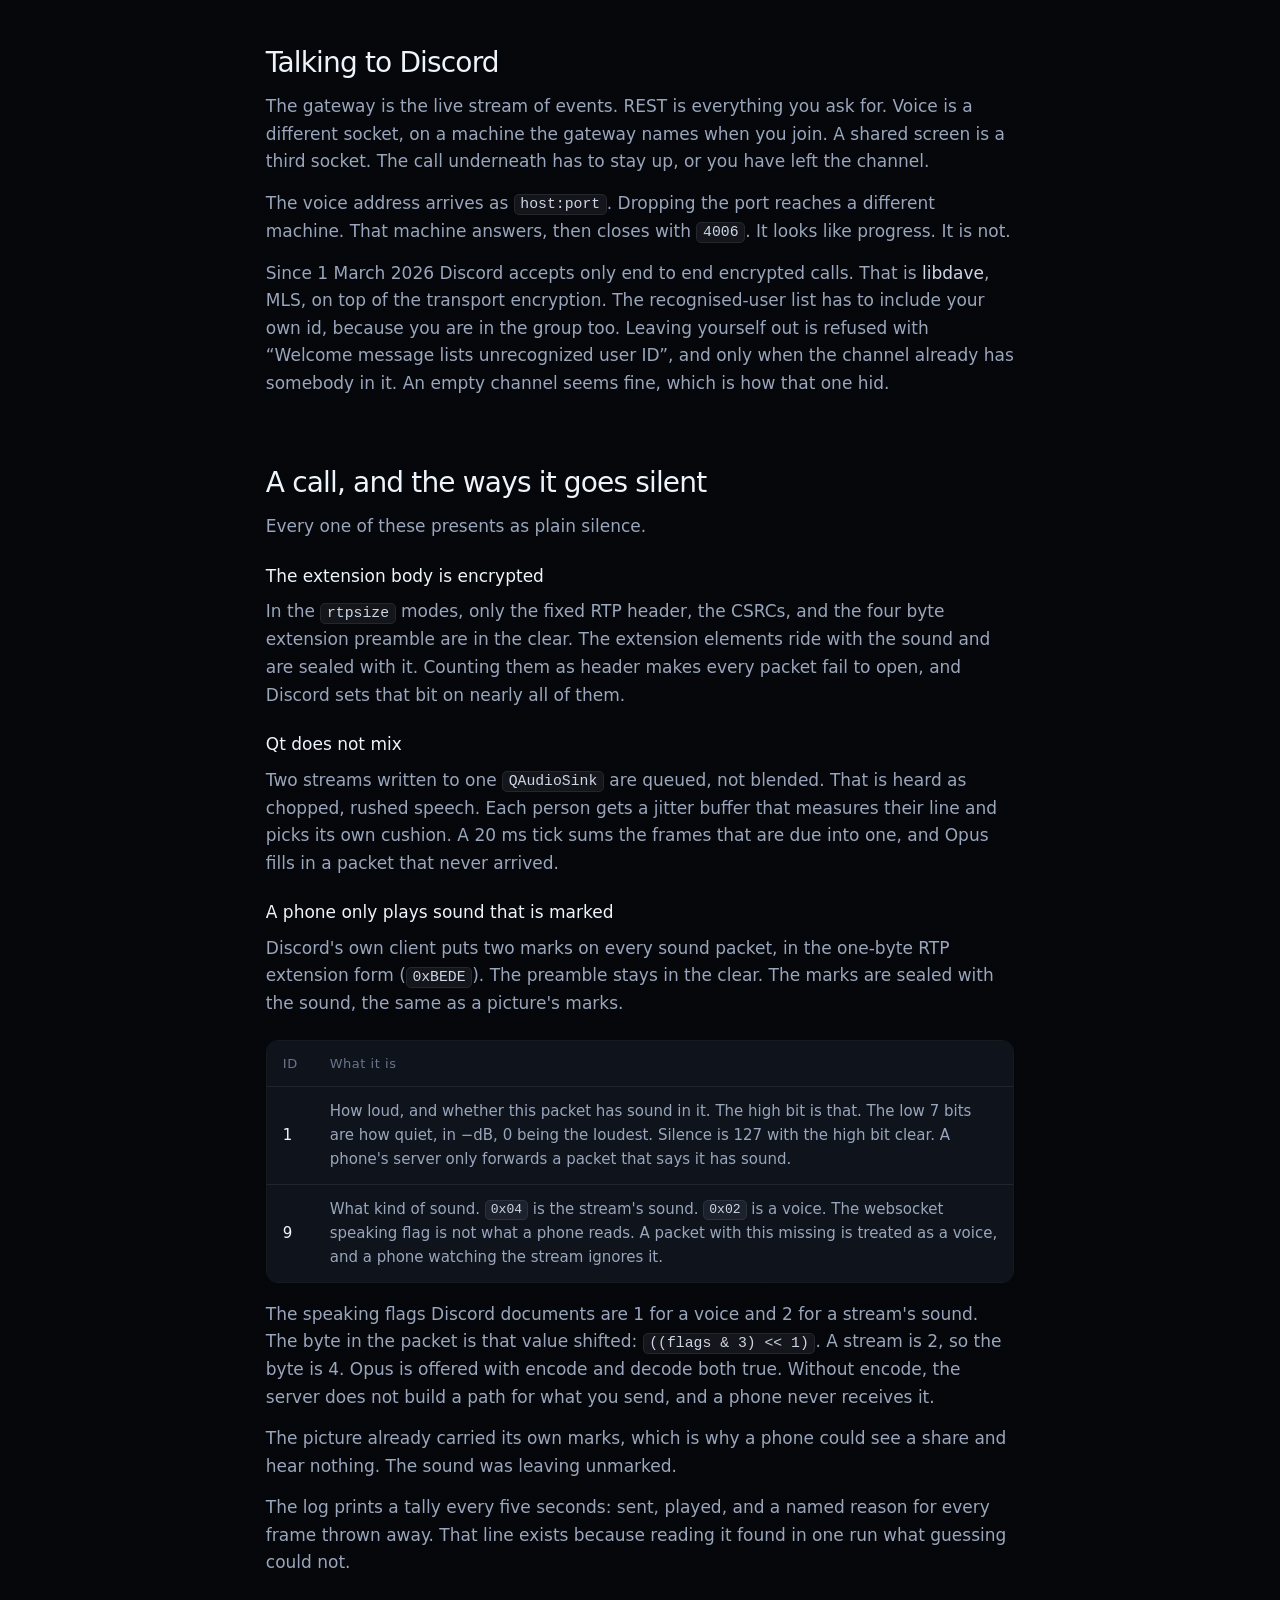
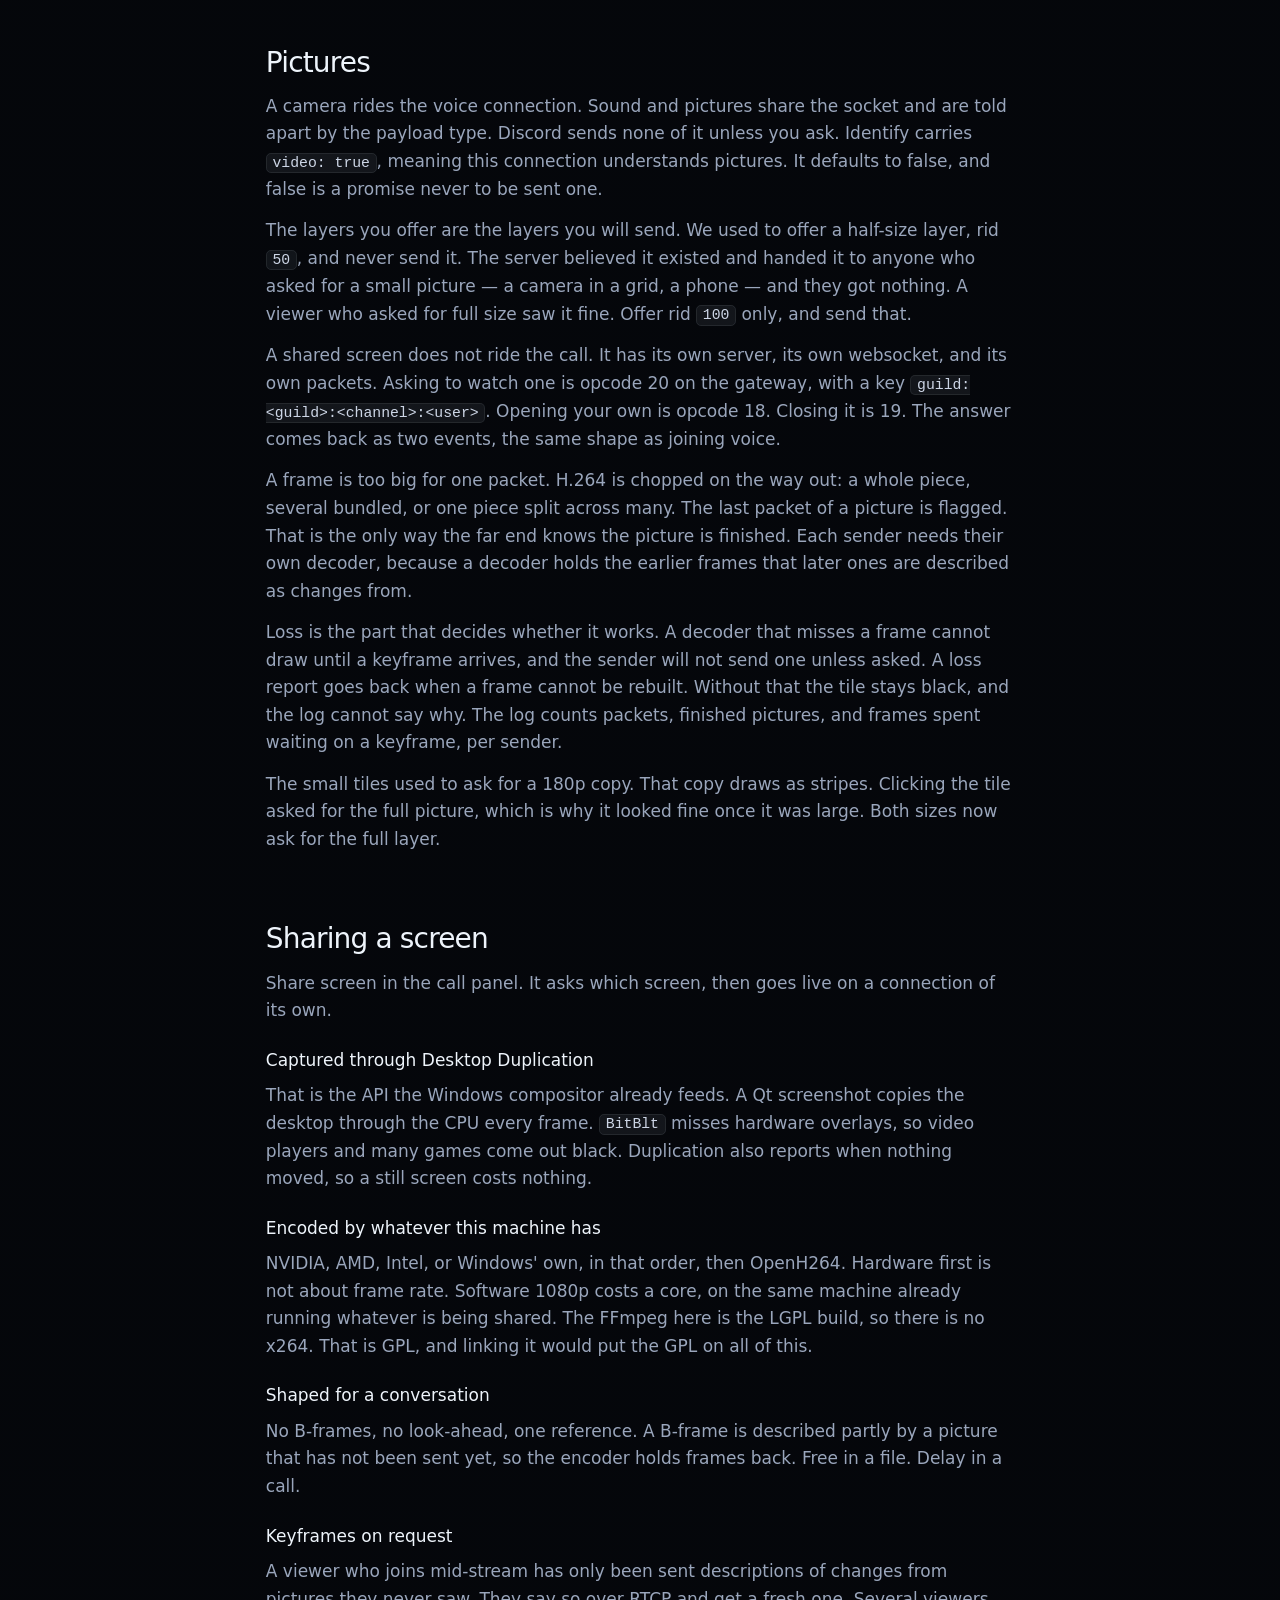
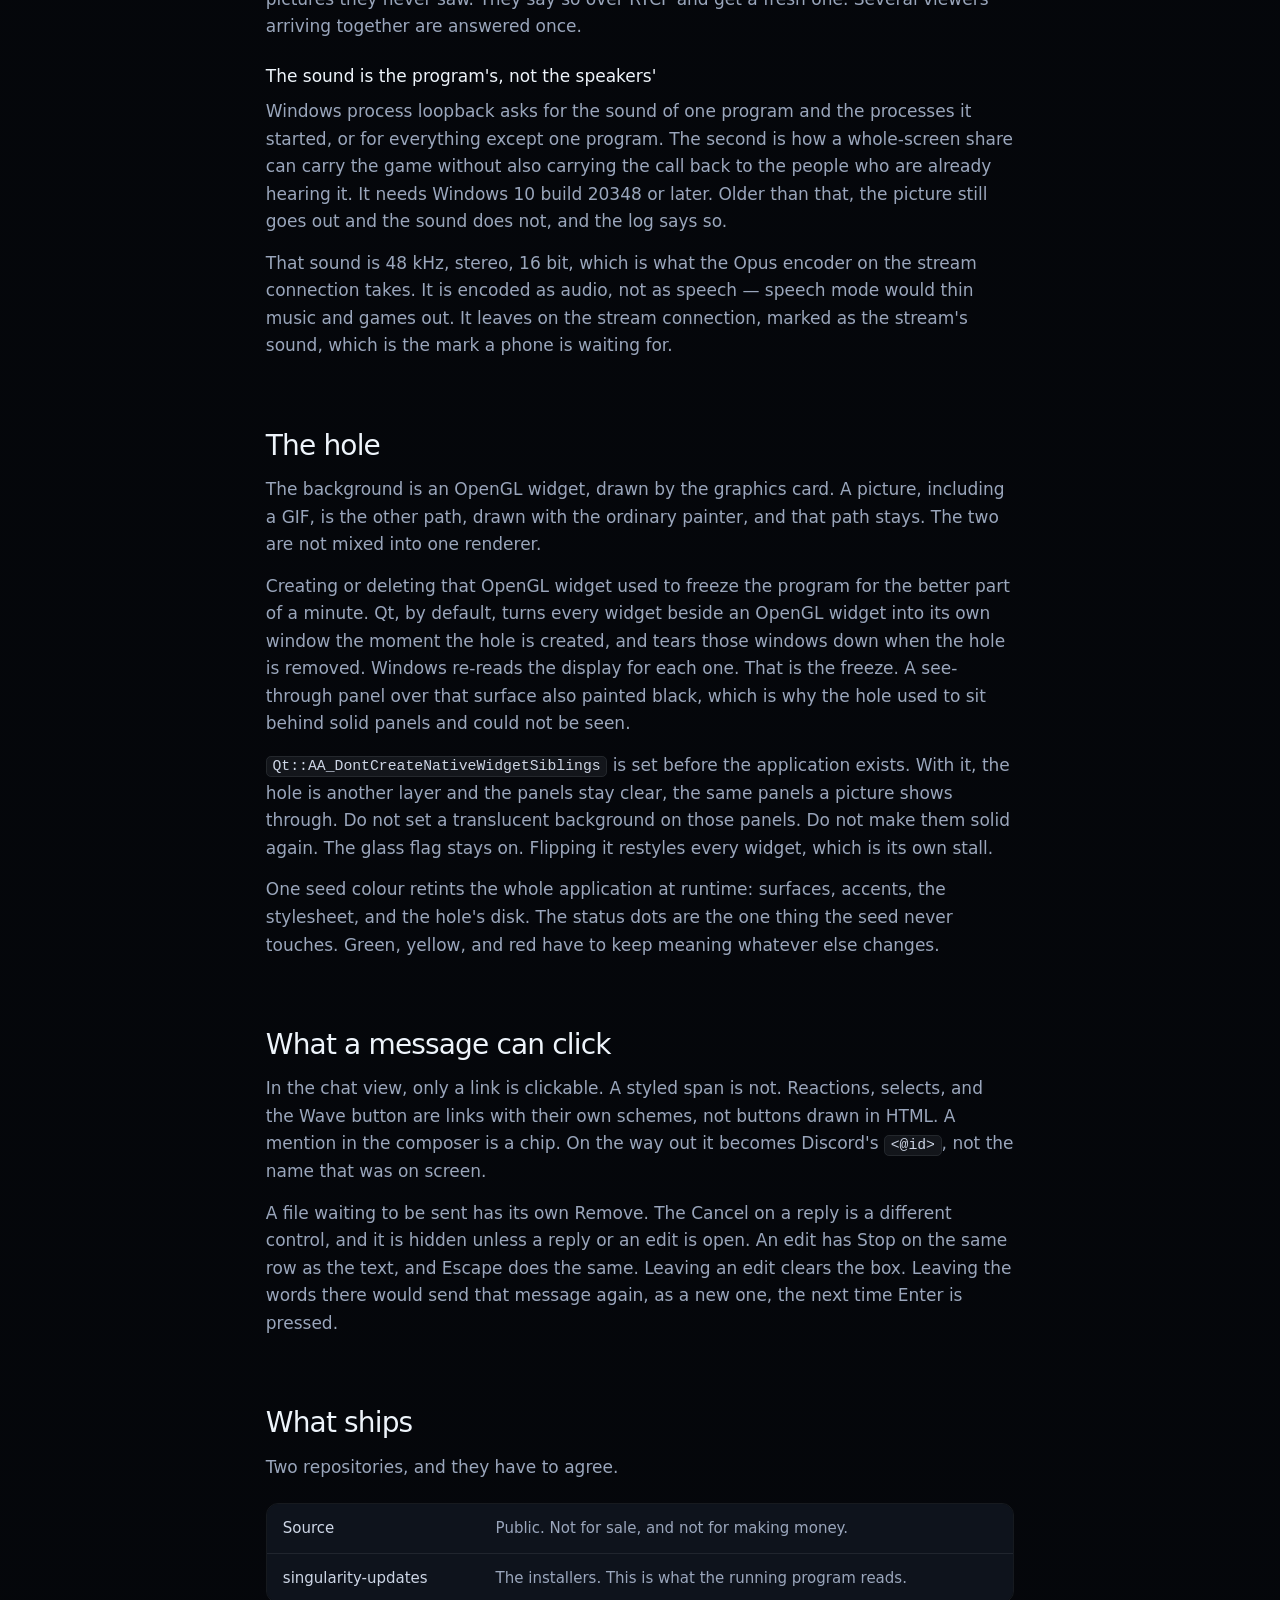
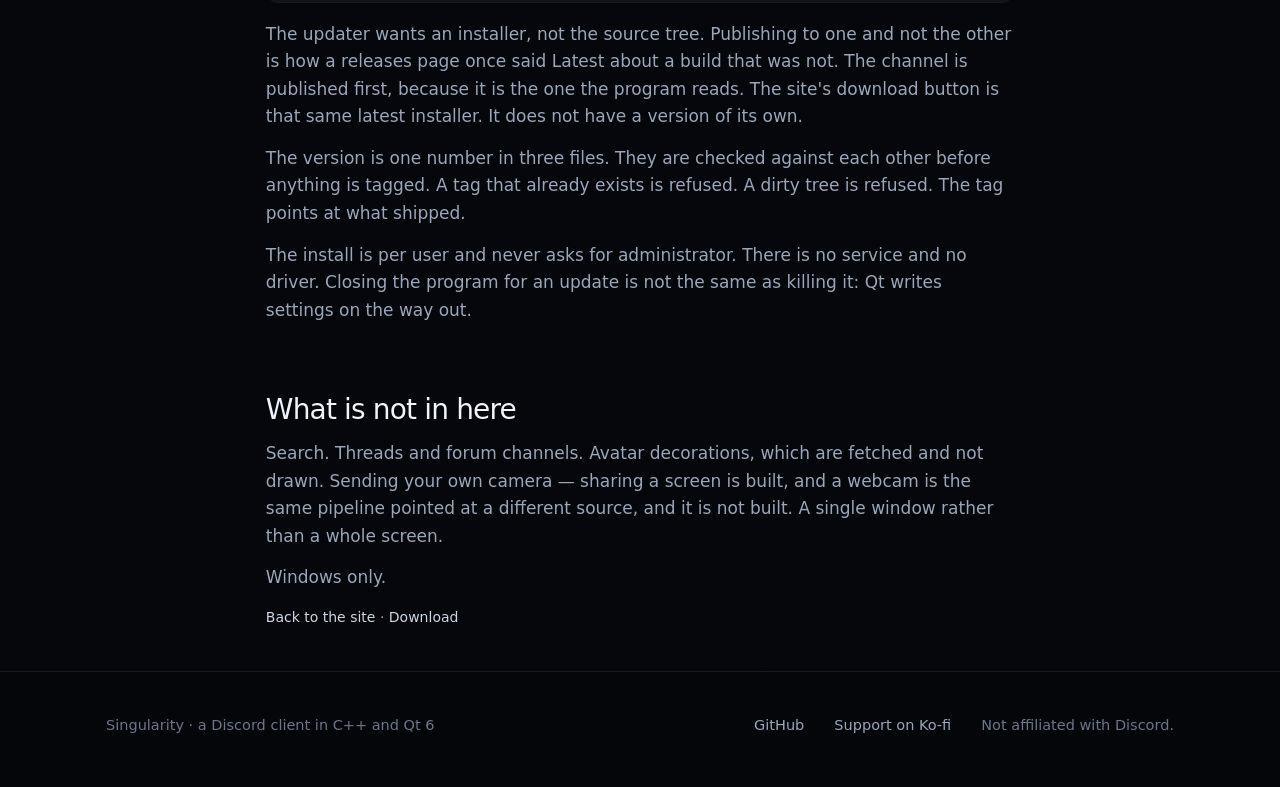
<file: site/how.html>
<!DOCTYPE html>
<html lang="en">
<head>
<meta charset="utf-8">
<meta name="viewport" content="width=device-width, initial-scale=1">
<title>How Singularity was built</title>
<meta name="description" content="How a Discord client was written from scratch in C++ and Qt 6: voice, video, screen share, and the black hole behind the window.">
<meta name="theme-color" content="#05070b">
<link rel="icon" href="mark.png" type="image/png">
<meta property="og:type" content="article">
<meta property="og:title" content="How Singularity was built">
<meta property="og:description" content="A Discord client in C++ and Qt 6, written down: the call, the pictures, the share, and the hole.">
<meta property="og:image" content="banner.png">
<link rel="stylesheet" href="style.css">
</head>
<body class="how">

<canvas id="hole" aria-hidden="true"></canvas>

<nav>
  <div class="wrap">
    <a class="brand" href="index.html"><img src="mark.png" alt="">Singularity</a>
    <div class="links">
      <a href="index.html">Home</a>
      <a href="how.html" class="here">How</a>
      <a href="https://github.com/CodingIsCoolFr/Singularity" target="_blank" rel="noopener">GitHub</a>
      <a href="https://github.com/CodingIsCoolFr/singularity-updates/releases/latest" class="get">Download</a>
    </div>
  </div>
</nav>

<main class="veil">
  <header class="page-top">
    <div class="wrap doc">
      <p class="kicker">Written down</p>
      <h1 style="font-size:clamp(40px,6vw,64px);margin-bottom:18px">How it was built</h1>
      <p>A Discord client written from scratch in C++20 and Qt 6, for Windows. Not a patch on Discord's app, and not Electron with their page inside it. One process. The plugins are compiled into the binary, so there is no folder on disk for anything else to swap out.</p>
      <p>The source is public, under the PolyForm Noncommercial license, at <a href="https://github.com/CodingIsCoolFr/Singularity">CodingIsCoolFr/Singularity</a>. You can read it, change it, and share it. You cannot sell it, or use it to make money. The installers live in a <a href="https://github.com/CodingIsCoolFr/singularity-updates">separate repository</a>, because the updater wants a setup program, not this tree. The same words are on this site and on the <a href="https://github.com/CodingIsCoolFr/singularity-updates/blob/main/docs/how-we-built-it.md">installers repository</a>.</p>
      <p>Discord does not permit third party clients on a normal user account. Running this can get the account banned. That risk is taken on purpose.</p>
    </div>
  </header>

  <section>
    <div class="wrap doc">
      <h2>Why it is not a browser</h2>
      <p>Electron would have been the short way. It is also six processes and about a gigabyte of memory to sit idle, which is what Discord's own app costs on the same machine. Singularity is one process and, sitting idle, 178 MB.</p>
      <p>The window is Qt widgets. Messages are drawn by Qt, not by a page. The one web view is the captcha window: Discord's check is a page they serve, so that one window is WebView2 and nothing else is.</p>
    </div>
  </section>

  <section>
    <div class="wrap doc">
      <h2>The shape</h2>
      <p>Four pieces, and they do not share a thread when the work is heavy.</p>
      <div class="bench-wrap">
        <table class="bench">
          <tr><td><code>GatewayClient</code></td><td>The live socket. Events arrive here.</td></tr>
          <tr><td><code>RestClient</code></td><td>Anything that is a request: send, edit, a member patch, an upload.</td></tr>
          <tr><td><code>MessageStore</code></td><td>What the window draws from. The window does not parse JSON on its own.</td></tr>
          <tr><td><code>VoiceConnection</code></td><td>One for the call, one for a stream being watched, one for a share of our own.</td></tr>
        </table>
      </div>
      <p>The window thread paints. Capture, encoding, and the voice sockets do not run on it. A 4K frame is thirty three megabytes. Passing one between threads sixty times a second costs more than the encoding, so capture and encode share one thread, and that thread is not the one drawing the window.</p>
      <p>A hang watcher times the window thread. If it stalls, the log names what it was doing. A stall with no name above it is noise, so the next time a path can block, it gets a line first.</p>
      <p>Plugins are C++ classes linked in. A hook that returns false cancels the thing the client was about to do. The first no wins. There is no plugin folder.</p>
    </div>
  </section>

  <section>
    <div class="wrap doc">
      <h2>Talking to Discord</h2>
      <p>The gateway is the live stream of events. REST is everything you ask for. Voice is a different socket, on a machine the gateway names when you join. A shared screen is a third socket. The call underneath has to stay up, or you have left the channel.</p>
      <p>The voice address arrives as <code>host:port</code>. Dropping the port reaches a different machine. That machine answers, then closes with <code>4006</code>. It looks like progress. It is not.</p>
      <p>Since 1 March 2026 Discord accepts only end to end encrypted calls. That is <a href="https://github.com/discord/libdave">libdave</a>, MLS, on top of the transport encryption. The recognised-user list has to include your own id, because you are in the group too. Leaving yourself out is refused with “Welcome message lists unrecognized user ID”, and only when the channel already has somebody in it. An empty channel seems fine, which is how that one hid.</p>
    </div>
  </section>

  <section>
    <div class="wrap doc">
      <h2>A call, and the ways it goes silent</h2>
      <p>Every one of these presents as plain silence.</p>
      <h3>The extension body is encrypted</h3>
      <p>In the <code>rtpsize</code> modes, only the fixed RTP header, the CSRCs, and the four byte extension preamble are in the clear. The extension elements ride with the sound and are sealed with it. Counting them as header makes every packet fail to open, and Discord sets that bit on nearly all of them.</p>
      <h3>Qt does not mix</h3>
      <p>Two streams written to one <code>QAudioSink</code> are queued, not blended. That is heard as chopped, rushed speech. Each person gets a jitter buffer that measures their line and picks its own cushion. A 20 ms tick sums the frames that are due into one, and Opus fills in a packet that never arrived.</p>
      <h3>A phone only plays sound that is marked</h3>
      <p>Discord's own client puts two marks on every sound packet, in the one-byte RTP extension form (<code>0xBEDE</code>). The preamble stays in the clear. The marks are sealed with the sound, the same as a picture's marks.</p>
      <div class="bench-wrap">
        <table class="bench">
          <tr><th>ID</th><th>What it is</th></tr>
          <tr><td>1</td><td>How loud, and whether this packet has sound in it. The high bit is that. The low 7 bits are how quiet, in −dB, 0 being the loudest. Silence is 127 with the high bit clear. A phone's server only forwards a packet that says it has sound.</td></tr>
          <tr><td>9</td><td>What kind of sound. <code>0x04</code> is the stream's sound. <code>0x02</code> is a voice. The websocket speaking flag is not what a phone reads. A packet with this missing is treated as a voice, and a phone watching the stream ignores it.</td></tr>
        </table>
      </div>
      <p>The speaking flags Discord documents are 1 for a voice and 2 for a stream's sound. The byte in the packet is that value shifted: <code>((flags &amp; 3) &lt;&lt; 1)</code>. A stream is 2, so the byte is 4. Opus is offered with encode and decode both true. Without encode, the server does not build a path for what you send, and a phone never receives it.</p>
      <p>The picture already carried its own marks, which is why a phone could see a share and hear nothing. The sound was leaving unmarked.</p>
      <p>The log prints a tally every five seconds: sent, played, and a named reason for every frame thrown away. That line exists because reading it found in one run what guessing could not.</p>
    </div>
  </section>

  <section>
    <div class="wrap doc">
      <h2>Pictures</h2>
      <p>A camera rides the voice connection. Sound and pictures share the socket and are told apart by the payload type. Discord sends none of it unless you ask. Identify carries <code>video: true</code>, meaning this connection understands pictures. It defaults to false, and false is a promise never to be sent one.</p>
      <p>The layers you offer are the layers you will send. We used to offer a half-size layer, rid <code>50</code>, and never send it. The server believed it existed and handed it to anyone who asked for a small picture — a camera in a grid, a phone — and they got nothing. A viewer who asked for full size saw it fine. Offer rid <code>100</code> only, and send that.</p>
      <p>A shared screen does not ride the call. It has its own server, its own websocket, and its own packets. Asking to watch one is opcode 20 on the gateway, with a key <code>guild:&lt;guild&gt;:&lt;channel&gt;:&lt;user&gt;</code>. Opening your own is opcode 18. Closing it is 19. The answer comes back as two events, the same shape as joining voice.</p>
      <p>A frame is too big for one packet. H.264 is chopped on the way out: a whole piece, several bundled, or one piece split across many. The last packet of a picture is flagged. That is the only way the far end knows the picture is finished. Each sender needs their own decoder, because a decoder holds the earlier frames that later ones are described as changes from.</p>
      <p>Loss is the part that decides whether it works. A decoder that misses a frame cannot draw until a keyframe arrives, and the sender will not send one unless asked. A loss report goes back when a frame cannot be rebuilt. Without that the tile stays black, and the log cannot say why. The log counts packets, finished pictures, and frames spent waiting on a keyframe, per sender.</p>
      <p>The small tiles used to ask for a 180p copy. That copy draws as stripes. Clicking the tile asked for the full picture, which is why it looked fine once it was large. Both sizes now ask for the full layer.</p>
    </div>
  </section>

  <section>
    <div class="wrap doc">
      <h2>Sharing a screen</h2>
      <p>Share screen in the call panel. It asks which screen, then goes live on a connection of its own.</p>
      <h3>Captured through Desktop Duplication</h3>
      <p>That is the API the Windows compositor already feeds. A Qt screenshot copies the desktop through the CPU every frame. <code>BitBlt</code> misses hardware overlays, so video players and many games come out black. Duplication also reports when nothing moved, so a still screen costs nothing.</p>
      <h3>Encoded by whatever this machine has</h3>
      <p>NVIDIA, AMD, Intel, or Windows' own, in that order, then OpenH264. Hardware first is not about frame rate. Software 1080p costs a core, on the same machine already running whatever is being shared. The FFmpeg here is the LGPL build, so there is no x264. That is GPL, and linking it would put the GPL on all of this.</p>
      <h3>Shaped for a conversation</h3>
      <p>No B-frames, no look-ahead, one reference. A B-frame is described partly by a picture that has not been sent yet, so the encoder holds frames back. Free in a file. Delay in a call.</p>
      <h3>Keyframes on request</h3>
      <p>A viewer who joins mid-stream has only been sent descriptions of changes from pictures they never saw. They say so over RTCP and get a fresh one. Several viewers arriving together are answered once.</p>
      <h3>The sound is the program's, not the speakers'</h3>
      <p>Windows process loopback asks for the sound of one program and the processes it started, or for everything except one program. The second is how a whole-screen share can carry the game without also carrying the call back to the people who are already hearing it. It needs Windows 10 build 20348 or later. Older than that, the picture still goes out and the sound does not, and the log says so.</p>
      <p>That sound is 48 kHz, stereo, 16 bit, which is what the Opus encoder on the stream connection takes. It is encoded as audio, not as speech — speech mode would thin music and games out. It leaves on the stream connection, marked as the stream's sound, which is the mark a phone is waiting for.</p>
    </div>
  </section>

  <section>
    <div class="wrap doc">
      <h2>The hole</h2>
      <p>The background is an OpenGL widget, drawn by the graphics card. A picture, including a GIF, is the other path, drawn with the ordinary painter, and that path stays. The two are not mixed into one renderer.</p>
      <p>Creating or deleting that OpenGL widget used to freeze the program for the better part of a minute. Qt, by default, turns every widget beside an OpenGL widget into its own window the moment the hole is created, and tears those windows down when the hole is removed. Windows re-reads the display for each one. That is the freeze. A see-through panel over that surface also painted black, which is why the hole used to sit behind solid panels and could not be seen.</p>
      <p><code>Qt::AA_DontCreateNativeWidgetSiblings</code> is set before the application exists. With it, the hole is another layer and the panels stay clear, the same panels a picture shows through. Do not set a translucent background on those panels. Do not make them solid again. The glass flag stays on. Flipping it restyles every widget, which is its own stall.</p>
      <p>One seed colour retints the whole application at runtime: surfaces, accents, the stylesheet, and the hole's disk. The status dots are the one thing the seed never touches. Green, yellow, and red have to keep meaning whatever else changes.</p>
    </div>
  </section>

  <section>
    <div class="wrap doc">
      <h2>What a message can click</h2>
      <p>In the chat view, only a link is clickable. A styled span is not. Reactions, selects, and the Wave button are links with their own schemes, not buttons drawn in HTML. A mention in the composer is a chip. On the way out it becomes Discord's <code>&lt;@id&gt;</code>, not the name that was on screen.</p>
      <p>A file waiting to be sent has its own Remove. The Cancel on a reply is a different control, and it is hidden unless a reply or an edit is open. An edit has Stop on the same row as the text, and Escape does the same. Leaving an edit clears the box. Leaving the words there would send that message again, as a new one, the next time Enter is pressed.</p>
    </div>
  </section>

  <section>
    <div class="wrap doc">
      <h2>What ships</h2>
      <p>Two repositories, and they have to agree.</p>
      <div class="bench-wrap">
        <table class="bench">
          <tr><td><a href="https://github.com/CodingIsCoolFr/Singularity">Source</a></td><td>Public. Not for sale, and not for making money.</td></tr>
          <tr><td><a href="https://github.com/CodingIsCoolFr/singularity-updates">singularity-updates</a></td><td>The installers. This is what the running program reads.</td></tr>
        </table>
      </div>
      <p>The updater wants an installer, not the source tree. Publishing to one and not the other is how a releases page once said Latest about a build that was not. The channel is published first, because it is the one the program reads. The site's download button is that same latest installer. It does not have a version of its own.</p>
      <p>The version is one number in three files. They are checked against each other before anything is tagged. A tag that already exists is refused. A dirty tree is refused. The tag points at what shipped.</p>
      <p>The install is per user and never asks for administrator. There is no service and no driver. Closing the program for an update is not the same as killing it: Qt writes settings on the way out.</p>
    </div>
  </section>

  <section>
    <div class="wrap doc">
      <h2>What is not in here</h2>
      <p>Search. Threads and forum channels. Avatar decorations, which are fetched and not drawn. Sending your own camera — sharing a screen is built, and a webcam is the same pipeline pointed at a different source, and it is not built. A single window rather than a whole screen.</p>
      <p>Windows only.</p>
      <p class="meta"><a href="index.html">Back to the site</a> · <a href="https://github.com/CodingIsCoolFr/singularity-updates/releases/latest">Download</a></p>
    </div>
  </section>
</main>

<footer>
  <div class="wrap">
    <span>Singularity · a Discord client in C++ and Qt 6</span>
    <span class="push"><a href="https://github.com/CodingIsCoolFr/Singularity">GitHub</a></span>
    <span><a href="https://ko-fi.com/codingiscool" target="_blank" rel="noopener">Support on Ko-fi</a></span>
    <span>Not affiliated with Discord.</span>
  </div>
</footer>

<script type="module">
import { startHole } from './hole.js';
const canvas = document.getElementById('hole');
const hole = startHole(canvas);
if (!hole) {
    canvas.style.display = 'none';
    document.body.style.background =
        'linear-gradient(180deg, rgba(5,7,11,0.55) 0%, rgba(5,7,11,0.92) 40%), url(banner.png) center top / cover no-repeat fixed #05070b';
}
</script>
</body>
</html>
</file>
<file: site/style.css>
/*
    Singularity, on the web.

    The palette is the program's, not an impression of it. The surface steps
    are the ones the README lists - ground, rail, sidebar, conversation,
    composer, hover - and they are used here for the reason they exist there:
    depth comes from layers, so panels read as separate planes without a
    border drawn around any of them.

    --accent is set from JavaScript, because the swatches on the page retint
    the site the way the seed retints the program. Everything tinted reads it
    from here rather than hard-coding a colour, which is the same discipline
    Theme.h enforces in the application.
*/
:root {
    --ground:   #05070b;
    --rail:     #0a0d14;
    --sidebar:  #10151f;
    --chat:     #151b28;
    --lift:     #1c2433;
    --hover:    #273044;

    --text:     #eef4fb;
    --dim:      #9aa6bc;
    --faint:    #6b768c;

    --accent:   #cdd6e6;
    --accent-soft: rgba(205, 214, 230, 0.16);

    --ok:       #3dd68c;
    --idle:     #e0b35c;
    --busy:     #ff6b7a;

    --edge:     rgba(205, 214, 230, 0.09);
    --edge-lit: rgba(205, 214, 230, 0.20);

    --wide:     1120px;
    --ui: -apple-system, BlinkMacSystemFont, "Segoe UI Variable Text", "Segoe UI", system-ui, Roboto, sans-serif;
    --mono: ui-monospace, "Cascadia Mono", "SF Mono", Menlo, Consolas, monospace;

    --ease: cubic-bezier(0.22, 0.61, 0.36, 1);
}

* { box-sizing: border-box; }

html {
    scroll-behavior: smooth;
    /* The sticky bar would otherwise sit on top of whatever you jumped to. */
    scroll-padding-top: 78px;
}

body {
    margin: 0;
    background: var(--ground);
    color: var(--text);
    font-family: var(--ui);
    font-size: 17px;
    line-height: 1.62;
    -webkit-font-smoothing: antialiased;
    overflow-x: hidden;
}

/* The hole is fixed behind everything and never stops. */
#hole {
    position: fixed;
    inset: 0;
    width: 100%;
    height: 100%;
    display: block;
    z-index: -2;
    background: var(--ground);
}

/*  Everything below the hero, laid over the hole.

    The hole keeps full brightness the whole way down the page, and a
    paragraph that lands on the accretion disk is genuinely hard to read. This
    scrolls with the content rather than the viewport, so the hero keeps the
    picture at full strength and only the reading starts dimmed. It fades in,
    because a hard edge sliding up the screen looks like a fault. The hole
    still shows through: the point was to stop it competing with the words,
    not to hide it. */
.veil {
    position: relative;
    background: linear-gradient(180deg,
        transparent 0,
        rgba(5, 7, 11, 0.55) 180px,
        rgba(5, 7, 11, 0.80) 420px,
        rgba(5, 7, 11, 0.80) 100%);
}

a { color: var(--accent); text-decoration: none; transition: color 0.15s var(--ease); }
a:hover { color: var(--text); }

:focus-visible {
    outline: 2px solid var(--accent);
    outline-offset: 3px;
    border-radius: 4px;
}

code {
    font-family: var(--mono);
    font-size: 0.87em;
    background: rgba(205, 214, 230, 0.07);
    border: 1px solid var(--edge);
    border-radius: 5px;
    padding: 0.1em 0.38em;
    color: var(--accent);
}

.wrap { width: 100%; max-width: var(--wide); margin: 0 auto; padding: 0 26px; }

section { padding: 92px 0; }

/* The how page is one article, not a landing page, so the sections sit closer. */
.how section { padding: 28px 0; }
.how .page-top { padding: 118px 0 8px; }
.doc { max-width: 74ch; }
.doc h2 { font-size: 28px; font-weight: 450; letter-spacing: -0.03em; margin: 0 0 14px; }
.doc h3 { font-size: 17px; font-weight: 500; margin: 22px 0 8px; }
.doc p { color: var(--dim); margin: 0 0 14px; }
.doc strong { color: var(--text); font-weight: 500; }
.doc ul { color: var(--dim); margin: 0 0 16px; padding-left: 1.15em; }
.doc li { margin: 0.35em 0; }
.doc .bench { margin: 8px 0 18px; }

h2 {
    font-size: clamp(27px, 3.8vw, 37px);
    font-weight: 250;
    letter-spacing: -0.025em;
    margin: 0 0 10px;
    line-height: 1.15;
}

.kicker {
    font-size: 12px;
    letter-spacing: 0.18em;
    text-transform: uppercase;
    color: var(--accent);
    margin: 0 0 14px;
    opacity: 0.85;
}

.lede { color: var(--dim); font-size: 18px; margin: 0 0 40px; max-width: 70ch; }
.lede b, .lede strong { color: var(--text); font-weight: 500; }

/* ---------------------------------------------------------- reveal ----- */

/*  Sections rise a little as they arrive. Transform and opacity only, so it
    is done on the compositor and cannot interfere with scrolling.

    Note which way round this is. Hiding by default and revealing with script
    means that if the script does not run - an error earlier in the file, a
    blocked module, a browser that never delivers the callback - the entire
    page is blank text on a black background, and nobody can read a word of
    it. So the text is visible by default, and the script opts in to hiding
    it by marking the document first. The worst case is then an page that
    simply does not animate. */
html.animate .rise {
    opacity: 0;
    transform: translateY(18px);
    transition: opacity 0.6s var(--ease), transform 0.6s var(--ease);
}
html.animate .rise.seen { opacity: 1; transform: none; }

@media (prefers-reduced-motion: reduce) {
    html { scroll-behavior: auto; }
    html.animate .rise { opacity: 1; transform: none; transition: none; }
}

/* ------------------------------------------------------------- nav ----- */

nav {
    position: sticky;
    top: 0;
    z-index: 30;
    backdrop-filter: blur(20px) saturate(150%);
    -webkit-backdrop-filter: blur(20px) saturate(150%);
    background: rgba(5, 7, 11, 0.66);
    border-bottom: 1px solid var(--edge);
}

nav .wrap { display: flex; align-items: center; gap: 26px; height: 60px; }

.brand {
    display: flex; align-items: center; gap: 10px;
    font-weight: 500; font-size: 16px; letter-spacing: -0.01em;
    color: var(--text);
}
.brand img { width: 23px; height: 23px; display: block; }

nav .links { display: flex; gap: 6px; margin-left: auto; align-items: center; }

nav .links a {
    color: var(--dim);
    font-size: 14.5px;
    padding: 6px 12px;
    border-radius: 7px;
    transition: color 0.15s var(--ease), background 0.15s var(--ease);
}
nav .links a:hover { color: var(--text); background: rgba(205, 214, 230, 0.06); }
nav .links a.here { color: var(--text); background: var(--accent-soft); }

nav .links .get {
    margin-left: 8px;
    background: var(--accent);
    color: #060910;
    font-weight: 500;
}
nav .links .get:hover { background: #fff; color: #060910; }

@media (max-width: 860px) { nav .links a.hideable { display: none; } }

/* ------------------------------------------------------------ hero ----- */

header.hero {
    min-height: 92vh;
    display: flex;
    align-items: center;
    padding: 70px 0;
}

/*  A gradient that reaches nothing before it runs out of room, so there is no
    edge anywhere for the eye to catch. The program's sign-in window does the
    same thing, and for the same reason: a bordered card over a picture always
    looks pasted on. */
/*  The shade reaches 140px left of the words and fades in there, and fades
    out top and bottom, so the text never sits on a hard edge. */
.hero-inner {
    max-width: 800px;
    margin-left: -140px;
    padding: 58px 120px 60px 140px;
    background: linear-gradient(90deg,
        transparent 0%,
        rgba(5, 7, 11, 0.88) 15%,
        rgba(5, 7, 11, 0.92) 22%,
        rgba(5, 7, 11, 0.80) 52%,
        rgba(5, 7, 11, 0.32) 82%,
        transparent 100%);
    -webkit-mask-image: linear-gradient(180deg, transparent 0, #000 44px, #000 calc(100% - 44px), transparent 100%);
    mask-image: linear-gradient(180deg, transparent 0, #000 44px, #000 calc(100% - 44px), transparent 100%);
}

h1 {
    font-size: clamp(54px, 10.5vw, 106px);
    font-weight: 180;
    letter-spacing: -0.05em;
    line-height: 0.96;
    margin: 0 0 20px;
}

.tag {
    font-size: clamp(19px, 2.5vw, 24px);
    font-weight: 300;
    color: var(--dim);
    margin: 0 0 28px;
    line-height: 1.42;
}
.tag b { color: var(--text); font-weight: 400; }

.chips { display: flex; flex-wrap: wrap; gap: 8px; margin-bottom: 32px; }

.chip {
    font-size: 12.5px;
    letter-spacing: 0.03em;
    color: var(--dim);
    border: 1px solid var(--edge-lit);
    border-radius: 999px;
    padding: 5px 14px;
    background: rgba(10, 13, 20, 0.6);
    white-space: nowrap;
}

.cta { display: flex; flex-wrap: wrap; align-items: center; gap: 13px; }

.btn {
    display: inline-flex; align-items: center; gap: 10px;
    font-size: 16px; font-weight: 500;
    padding: 14px 26px;
    border-radius: 11px;
    border: 1px solid transparent;
    transition: transform 0.14s var(--ease), background 0.18s var(--ease),
                border-color 0.18s var(--ease), box-shadow 0.18s var(--ease);
}
.btn:active { transform: translateY(1px); }

.btn.primary {
    background: linear-gradient(180deg, #edf2fa 0%, #c9d5e7 100%);
    color: #060910;
    box-shadow: 0 6px 26px rgba(160, 190, 230, 0.14);
}
.btn.primary:hover {
    background: linear-gradient(180deg, #fff 0%, #dbe4f1 100%);
    color: #060910;
    box-shadow: 0 8px 32px rgba(160, 190, 230, 0.24);
}

.btn.ghost { border-color: var(--edge-lit); color: var(--text); background: rgba(16, 21, 31, 0.6); }
.btn.ghost:hover { background: var(--hover); color: var(--text); }
.btn .gh { flex: none; opacity: 0.9; }

/* Support: the same glass, with one warm note so it is found without shouting. */
.btn.support { border-color: rgba(255, 107, 122, 0.35); }
.btn.support:hover { border-color: rgba(255, 107, 122, 0.7); background: rgba(255, 107, 122, 0.08); }
@media (max-width: 440px) {
    nav .wrap { gap: 10px; }
    nav .links { gap: 0; }
    nav .links a { font-size: 13.5px; padding: 6px 8px; }
    nav .links .get { margin-left: 4px; }
}

.meta { font-size: 14px; color: var(--faint); margin-top: 18px; }
.meta b { color: var(--dim); font-weight: 500; }

/* ------------------------------------------------------------ slab ----- */

.slab {
    display: grid;
    grid-template-columns: repeat(auto-fit, minmax(180px, 1fr));
    gap: 1px;
    background: var(--edge);
    border: 1px solid var(--edge);
    border-radius: 14px;
    overflow: hidden;
}
.slab div { background: rgba(10, 13, 20, 0.88); padding: 24px 22px; }
.slab b { display: block; font-size: 27px; font-weight: 300; letter-spacing: -0.02em; color: var(--text); }
.slab span { font-size: 14px; color: var(--faint); }

/* -------------------------------------------------------- benchmark ---- */

.bench { width: 100%; border-collapse: separate; border-spacing: 0; border: 1px solid var(--edge);
         border-radius: 12px; overflow: hidden; font-size: 15px; }
.bench th, .bench td { padding: 12px 16px; text-align: left; background: rgba(16, 21, 31, 0.88);
                       border-bottom: 1px solid var(--edge); }
.bench tr:last-child td { border-bottom: none; }
.bench th { color: var(--faint); font-weight: 500; font-size: 13px; letter-spacing: 0.04em; }
.bench td { color: var(--dim); }
.bench td:first-child { color: var(--text); }
.bench td.win { color: var(--text); font-weight: 500; }
.bench-wrap { overflow-x: auto; }
.bench-note { color: var(--faint); font-size: 14px; margin: 16px 0 0; max-width: 80ch; }

/* ----------------------------------------------------------- panels ---- */

/*  No backdrop blur on these, deliberately. A blurred backdrop is recomputed
    from whatever is behind it whenever that moves, which - with an animated
    background and a scrolling page - is every frame. Eleven of them was most
    of the stutter. They sit on the veil rather than straight on the hole, so
    a slightly more opaque fill reads the same and costs nothing. */
.panel {
    background: rgba(21, 27, 40, 0.80);
    border: 1px solid var(--edge);
    border-radius: 14px;
    padding: 26px 28px;
}

.grid { display: grid; grid-template-columns: repeat(auto-fit, minmax(258px, 1fr)); gap: 16px; }

/* The six-up row Vencord uses under the download: a mark, a title, one sentence. */
.tiles {
    display: grid;
    grid-template-columns: repeat(3, 1fr);
    gap: 28px 36px;
    margin: 8px 0 56px;
}
.tile .mark {
    display: block;
    font-size: 22px;
    line-height: 1;
    margin-bottom: 12px;
}
.tile h3 { margin: 0 0 6px; font-size: 18px; font-weight: 560; letter-spacing: -0.02em; }
.tile p { margin: 0; color: var(--dim); font-size: 15px; line-height: 1.5; }
@media (max-width: 800px) { .tiles { grid-template-columns: 1fr; gap: 22px; } }

.card { transition: border-color 0.2s var(--ease), transform 0.2s var(--ease); }
.card:hover { border-color: var(--edge-lit); transform: translateY(-2px); }

.card h3 {
    font-size: 17px; font-weight: 500; margin: 0 0 9px;
    display: flex; align-items: center; gap: 9px;
}
.card p { margin: 0; color: var(--dim); font-size: 15.5px; line-height: 1.6; }
.card p + p { margin-top: 10px; }

.num {
    font-family: var(--mono); font-size: 12px;
    color: var(--accent);
    border: 1px solid var(--edge-lit);
    border-radius: 6px;
    padding: 1px 7px;
    flex: none;
}

.dot { width: 7px; height: 7px; border-radius: 50%; background: var(--accent); flex: none; }
.dot.ok { background: var(--ok); }
.dot.idle { background: var(--idle); }
.dot.busy { background: var(--busy); }

/* ----------------------------------------------------------- danger ---- */

.danger { border-color: rgba(255, 107, 122, 0.30); background: rgba(38, 13, 19, 0.72); }
.danger .kicker { color: var(--busy); }
.danger h2 { color: var(--busy); }

/* ------------------------------------------------------------ rows ----- */

.rows { display: flex; flex-direction: column; gap: 1px; background: var(--edge);
        border: 1px solid var(--edge); border-radius: 12px; overflow: hidden; }

.row {
    display: grid; grid-template-columns: 200px 1fr; gap: 22px;
    padding: 15px 20px;
    background: rgba(16, 21, 31, 0.88);
    font-size: 15.5px;
}
.row dt { color: var(--text); font-weight: 500; margin: 0; }
.row dd { color: var(--dim); margin: 0; }

@media (max-width: 660px) { .row { grid-template-columns: 1fr; gap: 3px; } }

/* --------------------------------------------------------- plugins ----- */

.plugin {
    display: grid; grid-template-columns: 1fr auto; gap: 14px; align-items: start;
    padding: 14px 20px;
    background: rgba(16, 21, 31, 0.88);
    font-size: 15.5px;
}
.plugin strong { font-weight: 500; }
.plugin p { margin: 3px 0 0; color: var(--dim); font-size: 14.5px; line-height: 1.55; }

.state {
    font-size: 11px; letter-spacing: 0.08em; text-transform: uppercase;
    padding: 3px 9px; border-radius: 999px;
    border: 1px solid var(--edge-lit); color: var(--faint);
    white-space: nowrap; margin-top: 3px;
}
.state.on { color: var(--ok); border-color: rgba(61, 214, 140, 0.34); }

/* ------------------------------------------------------------ seed ----- */

.seeds { display: flex; flex-wrap: wrap; gap: 9px; margin: 0 0 26px; }

.seed {
    display: inline-flex; align-items: center; gap: 9px;
    border: 1px solid var(--edge-lit);
    background: rgba(10, 13, 20, 0.7);
    color: var(--dim);
    border-radius: 999px;
    padding: 7px 15px 7px 9px;
    font-size: 14px;
    font-family: inherit;
    cursor: pointer;
    transition: border-color 0.16s var(--ease), color 0.16s var(--ease),
                background 0.16s var(--ease);
}
.seed i {
    width: 15px; height: 15px; border-radius: 50%;
    border: 1px solid rgba(255, 255, 255, 0.22);
    display: block; flex: none;
}
.seed:hover { color: var(--text); border-color: var(--accent); }
.seed[aria-pressed="true"] { color: var(--text); border-color: var(--accent); background: var(--accent-soft); }

/* ------------------------------------------------------------- mock ---- */

/*  A small, honest drawing of the client, built out of the same surface
    steps the program uses. It is not a screenshot and does not pretend to
    be - it is here so the layering can be seen retinting live when a seed is
    picked, which is the one feature hardest to describe in words. */
.mock {
    display: grid;
    grid-template-columns: 56px 190px 1fr;
    height: 340px;
    border: 1px solid var(--edge-lit);
    border-radius: 13px;
    overflow: hidden;
    background: var(--chat);
    font-size: 13px;
    user-select: none;
}

.mock .m-rail { background: var(--rail); padding: 11px 0; display: flex; flex-direction: column; align-items: center; gap: 9px; }
.mock .m-ico {
    width: 34px; height: 34px; border-radius: 12px;
    background: var(--lift);
    display: grid; place-items: center;
    color: var(--dim); font-size: 12.5px; font-weight: 600;
    transition: border-radius 0.22s var(--ease), background 0.22s var(--ease), color 0.22s var(--ease);
}
.mock .m-ico.sel { border-radius: 9px; background: var(--accent); color: #05070b; }
.mock .m-ico:not(.sel) { border-radius: 50%; }

.mock .m-side { background: var(--sidebar); padding: 13px 10px; display: flex; flex-direction: column; gap: 3px; }
.mock .m-cat { color: var(--faint); font-size: 10.5px; letter-spacing: 0.1em; text-transform: uppercase; margin: 9px 0 3px 6px; }
.mock .m-ch {
    color: var(--dim); padding: 5px 9px; border-radius: 6px;
    display: flex; align-items: center; gap: 7px;
    transition: background 0.18s var(--ease), color 0.18s var(--ease);
}
.mock .m-ch span { color: var(--faint); }
.mock .m-ch.sel { background: var(--hover); color: var(--text); }

.mock .m-chat { padding: 15px 18px; display: flex; flex-direction: column; gap: 13px; overflow: hidden; }
.mock .m-msg { display: grid; grid-template-columns: 30px 1fr; gap: 10px; }
.mock .m-av { width: 30px; height: 30px; border-radius: 50%; background: var(--lift); }
.mock .m-av.a { background: linear-gradient(140deg, var(--accent), var(--lift)); }
.mock .m-name { color: var(--text); font-weight: 500; font-size: 13.5px; }
.mock .m-name i { color: var(--faint); font-size: 10.5px; font-style: normal; font-weight: 400; margin-left: 7px; }
.mock .m-body { color: var(--dim); line-height: 1.5; }
.mock .m-box { margin-top: auto; background: var(--lift); border-radius: 9px; padding: 9px 12px; color: var(--faint); }

@media (max-width: 720px) {
    .mock { grid-template-columns: 48px 1fr; height: 300px; }
    .mock .m-side { display: none; }
}

/* ------------------------------------------------------------ lists ---- */

ul.plain { margin: 0; padding-left: 21px; color: var(--dim); font-size: 15.5px; }
ul.plain li { margin-bottom: 8px; }
ul.plain li::marker { color: var(--faint); }
ul.plain b { color: var(--text); font-weight: 500; }

/* ----------------------------------------------------------- footer ---- */

footer {
    border-top: 1px solid var(--edge);
    background: rgba(5, 7, 11, 0.9);
    padding: 42px 0 56px;
    font-size: 14.5px;
    color: var(--faint);
    position: relative;
}
footer .wrap { display: flex; flex-wrap: wrap; gap: 16px 30px; align-items: center; }
footer a { color: var(--dim); }
footer .push { margin-left: auto; }

@media (max-width: 780px) {
    /* No room to reach left on a phone: the page would scroll sideways. */
    .hero-inner {
        margin-left: 0;
        padding: 52px 26px 54px 0;
        background: linear-gradient(90deg,
            rgba(5, 7, 11, 0.92) 0%,
            rgba(5, 7, 11, 0.80) 42%,
            rgba(5, 7, 11, 0.32) 76%,
            transparent 100%);
    }
    section { padding: 66px 0; }
    body { font-size: 16px; }
}
</file>
